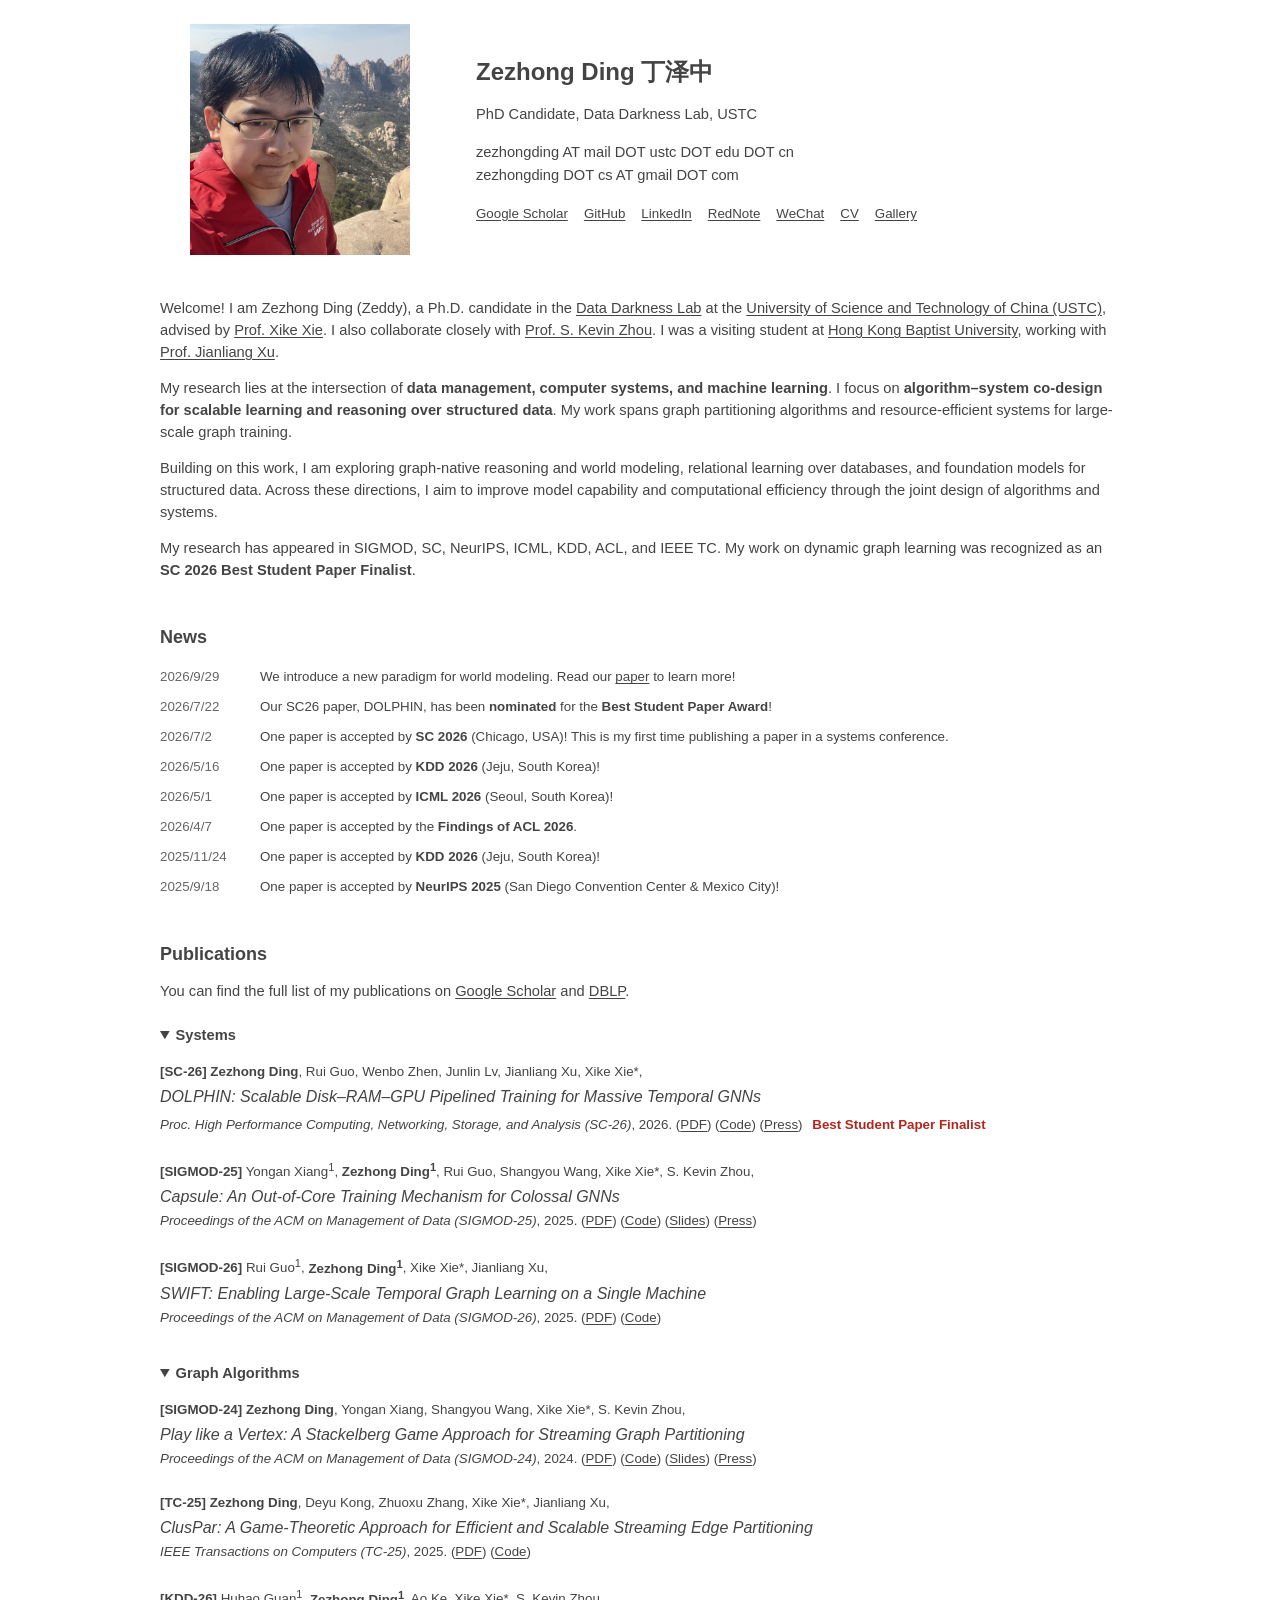
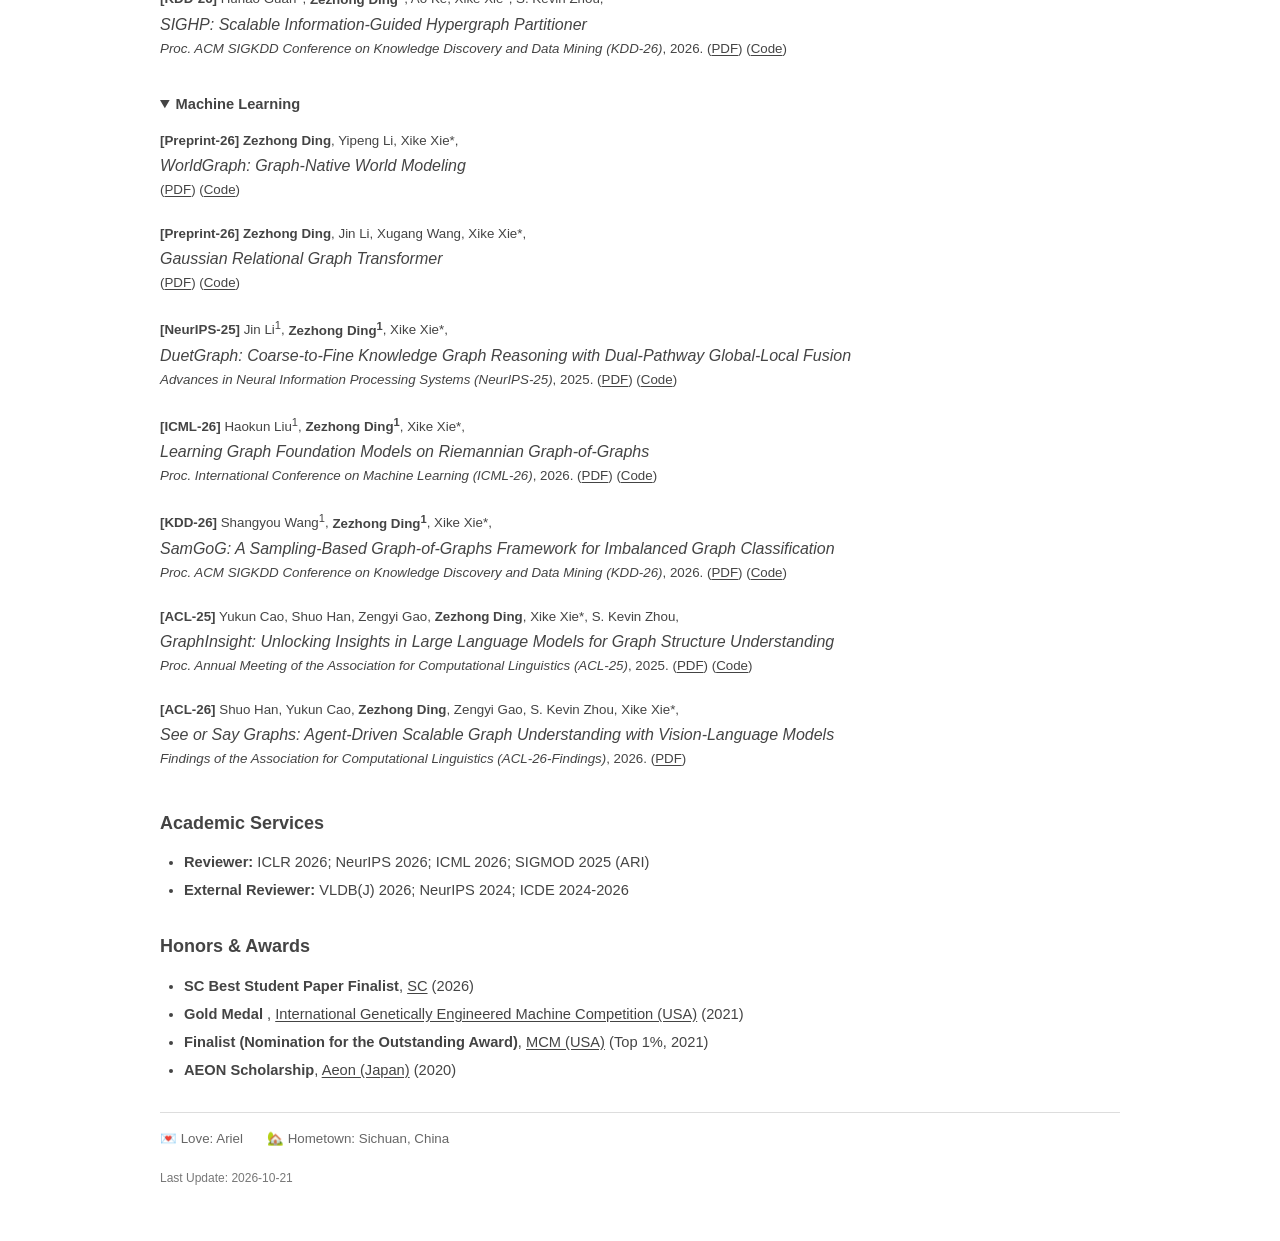
<file: index.html>
<!DOCTYPE html>
<html lang='en'>
<head>
	<link rel="icon" href="assets/ddl-icon-transparent.ico" type="image/x-icon">
	<meta http-equiv="Content-Type" content="text/html; charset=UTF-8" />
    <meta charset="utf-8">
    <meta http-equiv="X-UA-Compatible" content='IE=edge'>
    <meta name="viewport" content="width=device-width, initial-scale=1">
    <meta name="description" content="Zezhong @USTC">
    <meta name="author" content="Zezhong Ding">
    <script async src="https://www.googletagmanager.com/gtag/js?id=UA-114851970-1"></script>
    <script>
      window.dataLayer = window.dataLayer || [];
      function gtag(){dataLayer.push(arguments);}
      gtag('js', new Date());

      gtag('config', 'UA-114851970-1');
      gtag('config', 'UA-114851970-2');
    </script>
    <link rel="stylesheet" href="assets/home.css">
	<title>Zezhong Ding's Homepage</title>
</head>
<body>
	<div class="container">
		<main class="content">
			<header class="profile-header">
                <img class="profile-portrait" src="zezhongnew.jpg" width="200" height="210" alt="Zezhong Ding">
                <div class="profile-info">
                    <div class="profile-intro">
                        <h1 id="name">Zezhong Ding <span class="chinese-name">丁泽中</span></h1>
                        <p class="phd-title">PhD Candidate, Data Darkness Lab, USTC</p>
                    </div>
                    <p class="contact-info">
                        zezhongding AT mail DOT ustc DOT edu DOT cn<br>
                        zezhongding DOT cs AT gmail DOT com
                    </p>
                    <div class="profile-links"><a href="https://scholar.google.com/citations?hl=en&amp;user=k2P5VakAAAAJ">Google Scholar</a><a href="https://github.com/zezhongding">GitHub</a><a href="https://www.linkedin.com/in/zezhong-ding-a77b8432b/" target="_blank" rel="noopener">LinkedIn</a><a href="https://www.xiaohongshu.com/user/profile/5f223d3000000000010011a5" target="_blank" rel="noopener">RedNote</a><details class="wechat-contact"><summary>WeChat</summary><div class="wechat-panel"><button class="wechat-close" type="button" aria-label="Close WeChat QR code">×</button><img src="assets/wechat-qr.jpg" alt="Zezhong Ding's WeChat QR code" width="280" loading="lazy"><p>Scan to connect on WeChat</p><p>Please include your name, affiliation, and reason for connecting in your friend request.</p></div></details><a href="resume.pdf">CV</a><a href="photo.html">Gallery</a></div>
                </div>
            </header>
			<!-- <pnew class="highlight">My heart is in the research!</pnew>  -->
			<!-- 🏫 University of Science and Technology of China (USTC)<br>

			<a target="_blank" href="https://scholar.google.com/citations?hl=en&user=k2P5VakAAAAJ">Google Scholar</a>,
			<a target="_blank" href="https://github.com/zezhongding">Github</a>,
			<a target="_blank" href="resume.pdf">CV</a><br> -->


			<!-- <img src="./ustcblue.jpg" width="75" height="75" alt="picture"/>
			<img src="./DDLlogo.png" width="200" height="75" alt="picture"/> -->
			<hr>
			<!-- <h3><a>$ whoami</a></h3>   -->
			<p>
				Welcome! I am Zezhong Ding (Zeddy), a Ph.D. candidate in the
				<a href="ddl.html">Data Darkness Lab</a> at the
				<a href="https://www.ustc.edu.cn/" target="_blank" rel="noopener">University of Science and Technology of China (USTC)</a>,
				advised by <a href="http://staff.ustc.edu.cn/~xkxie/" target="_blank" rel="noopener">Prof. Xike Xie</a>.
				I also collaborate closely with <a href="https://scholar.google.com/citations?user=8eNm2GMAAAAJ&amp;hl=en" target="_blank" rel="noopener">Prof. S. Kevin Zhou</a>.
				I was a visiting student at
				<a href="https://www.hkbu.edu.hk/" target="_blank" rel="noopener">Hong Kong Baptist University</a>,
				working with <a href="https://www.comp.hkbu.edu.hk/~xujl/" target="_blank" rel="noopener">Prof. Jianliang Xu</a>.
			</p>

			<p>
				My research lies at the intersection of <strong>data management, computer systems, and machine learning</strong>.
				I focus on <strong>algorithm–system co-design for scalable learning and reasoning over structured data</strong>.
				My work spans graph partitioning algorithms and resource-efficient systems for large-scale graph training.
			</p>

			<p>
				Building on this work, I am exploring graph-native reasoning and world modeling, relational learning over databases,
				and foundation models for structured data. Across these directions, I aim to improve model capability and computational
				efficiency through the joint design of algorithms and systems.
			</p>

			<p>
				My research has appeared in SIGMOD, SC, NeurIPS, ICML, KDD, ACL, and IEEE TC.
				My work on dynamic graph learning was recognized as an <strong>SC 2026 Best Student Paper Finalist</strong>.
			</p>
			<!-- <p>  Zezhong (aka Zeddy) is a Ph.D. candidate in the <a target="ddl" href="ddl.html">Data Darkness Lab (DDL)</a>,
				<a target="_blank" href="https://www.ustc.edu.cn/">USTC</a>,
				supervised by <a target="_blank" href="http://staff.ustc.edu.cn/~xkxie/">Prof. Xike Xie</a>. He was a visiting student at the <a target="_blank" href="https://www.comp.hkbu.edu.hk/">Department of Computer Science, HKBU</a> working with <a target="_blank" href="https://www.comp.hkbu.edu.hk/~xujl/">Prof. Jianliang Xu</a>.
				He has published more than 10 peer-reviewed research papers in prestigious conferences and journals such as <a target="_blank" href="https://sigmod.org/">SIGMOD</a>, <a target="_blank" href="https://supercomputing.org/">SC</a>, <a target="_blank" href="https://neurips.cc/">NeurIPS</a>, <a target="_blank" href="https://icml.cc/">ICML</a>, <a target="_blank" href="https://www.kdd.org/">KDD</a>, <a target="_blank" href="https://aclanthology.org/venues/acl/">ACL</a>, and <a target="_blank" href="https://ieeexplore.ieee.org/xpl/RecentIssue.jsp?punumber=12">TC</a>. My research focuses on data management,  systems, and machine learning over big data.
			</p> -->
            <!-- <p>  Zezhong (aka Zeddy) is a Ph.D. candidate (successive master-doctor program since 2022) in the <a target="ddl" href="ddl.html">Data Darkness Lab (DDL)</a> at the <a target="_blank" href="https://saids.ustc.edu.cn/main.htm">School of Artificial Intelligence and Data Science</a>,
				<a target="_blank" href="https://www.ustc.edu.cn/">University of Science and Technology of China (USTC)</a>,
				supervised by <a target="_blank" href="http://staff.ustc.edu.cn/~xkxie/">Prof. Xike Xie</a>. He was a visiting student at the <a target="_blank" href="https://www.comp.hkbu.edu.hk/">Department of Computer Science, Hong Kong Baptist University</a>, from 2024 to 2025, working with <a target="_blank" href="https://www.comp.hkbu.edu.hk/~xujl/">Prof. Jianliang Xu</a>.
				 He received his B.Eng. (Hons) degree in Computer Science and Technology from <a target="_blank" href="https://www.ouc.edu.cn/">Ocean University of China</a> in 2022.
				He has published several research papers in prestigious conferences and journals such as <a target="_blank" href="https://sigmod.org/">SIGMOD</a>, <a target="_blank" href="https://supercomputing.org/">SC</a>, <a target="_blank" href="https://neurips.cc/">NeurIPS</a>, <a target="_blank" href="https://icml.cc/">ICML</a>, <a target="_blank" href="https://www.kdd.org/">KDD</a>, <a target="_blank" href="https://aclanthology.org/venues/acl/">ACL</a>, and <a target="_blank" href="https://ieeexplore.ieee.org/xpl/RecentIssue.jsp?punumber=12">TC</a>.
			</p> -->
            <!-- <p><strong><font>$ echo "📌Welcome to contact me for any discussion!</font></strong>😊"</p> -->
			<!-- <hr> -->
			<!-- ================== RESEARCH INTERESTS SECTION START ================== -->
			<!-- <h3><a name="research">Research Highlights</a></h3>
			<section class="research-section"> -->
				<!-- My research focuses on data management and computer systems over big data, in particular, big graphs. -->
				<!-- <br> -->
				<!-- <strong>Recent and current research projects and interests include: </strong><a href="research/relational_graph_learning.html">Relational Learning</a>, <a href="research/graph_foundation_models.html">World Models</a>, and <a href="research/graph_foundation_models.html">Foundation Models</a>. -->
							<!-- <li>
								🎯<strong><a href="research/relational_graph_learning.html">Relational Learning</a> & <a href="research/graph_foundation_models.html">World Models</a> & <a href="research/graph_foundation_models.html">Foundation Models</a></strong>
							</li>
							<li>🎯<strong><a href="research/graph_machine_learning_systems.html">Machine Learning Systems</a></strong>
							</li>
							<li>🎯<strong><a href="research/graph_machine_learning_systems.html">Others</a></strong>
							</li>
							<li>
								🎯<strong><a href="research/graph_transformers.html">Transformers</a> & <a href="research/imbalanced_graph_learning.html">Imbalanced Learning</a></strong>
							</li>
							<li>🎯<strong><a href="research/graph_partitioning.html">Partitioning Algorithms for Distributed Computing</a></strong>
							</li> -->
				<!-- <article class="research-category">
					<h4 class="research-category-toggle">📊 Graph Data Management</h4>
					<div class="research-content-panel">
						<ul>
							<li>🎯<strong>Graph/Hypergraph Partitioning</strong>: How to Partition Big Graphs/Hypergraphs?
								<ul>
									<li> Graph Partitioning: [<a href="https://dl.acm.org/doi/10.1145/3654965" target="_blank"><font color=#0aa0c0>S5P, <strong>SIGMOD-24</strong></font></a>], [<a href="https://doi.org/10.1109/TC.2024.3475568" target="_blank"><font color=#0aa0c0>ClusPar, <strong>TC-25</strong></font></a>]</li>
									<li> Hypergraph Partitioning: [<a href="https://dl.acm.org/doi/pdf/10.1145/3770854.3780266" target="_blank"><font color=#0aa0c0>SIGHP, <strong>SIGKDD-26</strong></font></a>]</li>
								</ul>
							</li>
						</ul>
					</div>
				</article>

				<article class="research-category">
					<h4 class="research-category-toggle">🤖 Machine Learning</h4>
					<div class="research-content-panel">
						<ul>
							<li>
								🎯<strong>Graph Machine Learning</strong>: How to Design Graph Machine Learning Models?
								<ul>
									<li>Graph Transformer: [<a href="https://arxiv.org/abs/2507.11229" target="_blank"><font color=#0aa0c0>DuetGraph, <strong>NeurIPS-25</strong></font></a>]</li>
									<li>Imbalanced Graph Learning: [<a href="https://www.arxiv.org/pdf/2507.13741" target="_blank"><font color=#0aa0c0>SamGoG, <strong>arXiv-25</strong></font></a>]</li>
								</ul>
							</li>
							<li>
								🎯<strong>LLMs</strong>: How to Enhance LLMs' Reasoning Ability?
								<ul>
								<li>LLM for Graph Understanding: [<a href="https://arxiv.org/abs/2409.03258" target="_blank"><font color=#0aa0c0>GraphInsight, <strong>ACL-25</strong></font></a>], [<a href="https://arxiv.org/pdf/2510.16769" target="_blank"><font color=#0aa0c0>GraphVista, <strong>ACL-26-Findings</strong></font></a>]</li>
								</ul>
							</li>
						</ul>
					</div>
				</article>

				<article class="research-category">
					<h4 class="research-category-toggle">💻 Computer Systems</h4>
					<div class="research-content-panel">
						<ul>
							<li>🎯<strong>Graph Training Systems</strong>: How to  Train Big Graphs?
								<ul>
									<li>Static Graph Training: [<a href="https://doi.org/10.1145/3709669" target="_blank"><font color=#0aa0c0>Capsule, <strong>SIGMOD-25</strong></font></a>]</li>
									<li>Dynamic Graph Training: [<a href="https://dl.acm.org/doi/10.1145/3749184" target="_blank"><font color=#0aa0c0>SWIFT, <strong>SIGMOD-26</strong></font></a>]</li>
								</ul>
							</li>
						</ul>
					</div>
				</article> -->

			<!-- ================== RESEARCH INTERESTS SECTION END ================== -->

			<hr>
			<h3 id="news">News</h3>
			<div class="news-box">
				<ul class="news-list">
					<li><span class="news-date">2026/9/29</span><span class="news-content">We introduce a new paradigm for world modeling. Read our <a href="https://arxiv.org/abs/2609.34159">paper</a> to learn more!</span></li>
					<li><span class="news-date">2026/7/22</span><span class="news-content">Our SC26 paper, DOLPHIN, has been <b>nominated</b> for the <b>Best Student Paper Award</b>!</span></li>
					<li><span class="news-date">2026/7/2</span><span class="news-content">One paper is accepted by <b>SC 2026</b> (Chicago, USA)! This is my first time publishing a paper in a systems conference.</span></li>
					<li><span class="news-date">2026/5/16</span><span class="news-content">One paper is accepted by <b>KDD 2026</b> (Jeju, South Korea)!</span></li>
					<li><span class="news-date">2026/5/1</span><span class="news-content">One paper is accepted by <b>ICML 2026</b> (Seoul, South Korea)!</span></li>
					<li><span class="news-date">2026/4/7</span><span class="news-content">One paper is accepted by the <b>Findings of ACL 2026</b>.</span></li>
					<li><span class="news-date">2025/11/24</span><span class="news-content">One paper is accepted by <b>KDD 2026</b> (Jeju, South Korea)!</span></li>
					<li><span class="news-date">2025/9/18</span><span class="news-content">One paper is accepted by <b>NeurIPS 2025</b> (San Diego Convention Center & Mexico City)!</span></li>
					<li><span class="news-date">2025/6/26</span><span class="news-content">I give an oral presentation at SIGMOD 2025 in Berlin, Germany!</span></li>
					<li><span class="news-date">2025/5/23</span><span class="news-content">One paper is accepted by <b>SIGMOD 2026</b> (Bengaluru, India)!</span></li>
					<li><span class="news-date">2025/5/16</span><span class="news-content">One paper is accepted by <b>ACL Main Conference 2025</b> (Vienna, Austria)!</span></li>
					<li><span class="news-date">2025/2/10</span><span class="news-content">I have completed my three-month visit at <a href="https://www.comp.hkbu.edu.hk/~db/" target="_blank">HKBU DB Group</a>! Best wishes for the HKBU DB Group!</span></li>
					<li><span class="news-date">2024/11/1</span><span class="news-content">One paper is accepted by <b>SIGMOD 2025</b>! Next station is Berlin, Germany!</span></li>
					<li><span class="news-date">2024/9/30</span><span class="news-content">One paper is accepted by <b>IEEE Transactions on Computers</b> (My first journal paper)!</span></li>
					<li><span class="news-date">2024/6/13</span><span class="news-content">I give my first conference talk on SIGMOD 2024 in Santiago, Chile!</span></li>
					<!-- <li><span class="news-date">2024/3/30</span><span class="news-content">Data Darkness Lab is recruiting graduate students, USTC! Inquiries Welcome!</span></li> -->
					<li><span class="news-date">2024/2/23</span><span class="news-content">One paper is accepted by <b>SIGMOD 2024</b> (My first conference paper)! Looking forward to the conference in Santiago, Chile!</span></li>
				</ul>
			</div>
			<hr>

			<h3 id="pub">Publications</h3>
				You can find the full list of my publications on <a href="https://scholar.google.com/citations?hl=en&amp;user=k2P5VakAAAAJ">Google Scholar</a> and <a href="https://dblp.org/pid/371/4832-1.html" target="_blank" rel="noopener">DBLP</a>.
				<details class="pub-group" open>
  <summary>Systems</summary>
  <ul class="pub">
    <li class="MsoNormal">
      <strong><font color="#0aa0c0">[SC-26]</font></strong>
      <strong><u>Zezhong Ding</u></strong>, Rui Guo, Wenbo Zhen, Junlin Lv, Jianliang Xu, Xike Xie*,
      <b>DOLPHIN: Scalable Disk–RAM–GPU Pipelined Training for Massive Temporal GNNs</b>
      <i>Proc. High Performance Computing, Networking, Storage, and Analysis (SC-26)</i>, 2026.
      (<a href="#" onclick="alert('The PDF will be released soon.'); return false;">PDF</a>)
      (<a href="#" onclick="alert('The code will be released soon.'); return false;">Code</a>)
      (<a href="https://sc26.supercomputing.org/2026/08/announcing-best-paper-and-best-student-paper-finalists/" target="_blank">Press</a>)
      <span class="award">Best Student Paper Finalist</span>
    </li>

    <li class="MsoNormal">
      <strong><font color="#0aa0c0">[SIGMOD-25]</font></strong>
      Yongan Xiang<sup>1</sup>, <strong><u>Zezhong Ding</u><sup>1</sup></strong>, Rui Guo, Shangyou Wang, Xike Xie*, S. Kevin Zhou,
      <b>Capsule: An Out-of-Core Training Mechanism for Colossal GNNs</b>
      <i>Proceedings of the ACM on Management of Data (SIGMOD-25)</i>, 2025.
      (<a href="https://doi.org/10.1145/3709669" target="_blank">PDF</a>)
      (<a href="https://github.com/USTC-DataDarknessLab/Capsule" target="_blank">Code</a>)
      (<a href="./slides/SIGMOD-Research-16_Capsule.pdf" target="_blank">Slides</a>)
      (<a href="https://news.ustc.edu.cn/info/1055/90608.htm" target="_blank">Press</a>)
    </li>

    <li class="MsoNormal">
      <strong><font color="#0aa0c0">[SIGMOD-26]</font></strong>
      Rui Guo<sup>1</sup>, <strong><u>Zezhong Ding</u><sup>1</sup></strong>, Xike Xie*, Jianliang Xu,
      <b>SWIFT: Enabling Large-Scale Temporal Graph Learning on a Single Machine</b>
      <i>Proceedings of the ACM on Management of Data (SIGMOD-26)</i>, 2025.
      (<a href="https://dl.acm.org/doi/10.1145/3749184" target="_blank">PDF</a>)
      (<a href="https://github.com/USTC-DataDarknessLab/SWIFT" target="_blank">Code</a>)
    </li>
  </ul>
</details>

<details class="pub-group" open>
  <summary>Graph Algorithms</summary>
  <ul class="pub">
    <li class="MsoNormal">
      <strong><font color="#0aa0c0">[SIGMOD-24]</font></strong>
      <strong><u>Zezhong Ding</u></strong>, Yongan Xiang, Shangyou Wang, Xike Xie*, S. Kevin Zhou,
      <b>Play like a Vertex: A Stackelberg Game Approach for Streaming Graph Partitioning</b>
      <i>Proceedings of the ACM on Management of Data (SIGMOD-24)</i>, 2024.
      (<a href="https://dl.acm.org/doi/10.1145/3654965" target="_blank">PDF</a>)
      (<a href="https://github.com/USTC-DataDarknessLab/S5P" target="_blank">Code</a>)
      (<a href="./slides/R31-P4-Ding-1.pdf" target="_blank">Slides</a>)
      (<a href="https://sz.ustc.edu.cn/xwgg_show/1485.html" target="_blank">Press</a>)
    </li>

    <li class="MsoNormal">
      <strong><font color="#0aa0c0">[TC-25]</font></strong>
      <strong><u>Zezhong Ding</u></strong>, Deyu Kong, Zhuoxu Zhang, Xike Xie*, Jianliang Xu,
      <b>ClusPar: A Game-Theoretic Approach for Efficient and Scalable Streaming Edge Partitioning</b>
      <i>IEEE Transactions on Computers (TC-25)</i>, 2025.
      (<a href="https://doi.org/10.1109/TC.2024.3475568" target="_blank">PDF</a>)
      (<a href="https://github.com/USTC-DataDarknessLab/GraphPartitioning" target="_blank">Code</a>)
    </li>

    <li class="MsoNormal">
      <strong><font color="#0aa0c0">[KDD-26]</font></strong>
      Huhao Guan<sup>1</sup>, <strong><u>Zezhong Ding</u><sup>1</sup></strong>, Ao Ke, Xike Xie*, S. Kevin Zhou,
      <b>SIGHP: Scalable Information-Guided Hypergraph Partitioner</b>
      <i>Proc. ACM SIGKDD Conference on Knowledge Discovery and Data Mining (KDD-26)</i>, 2026.
      (<a href="https://dl.acm.org/doi/pdf/10.1145/3770854.3780266" target="_blank">PDF</a>)
      (<a href="https://doi.org/10.5281/zenodo.18050766" target="_blank">Code</a>)
    </li>
  </ul>
</details>

<details class="pub-group" open>
  <summary>Machine Learning</summary>
  <ul class="pub">
	<li class=MsoNormal><strong><font color=#0aa0c0>[Preprint-26]</font></strong> <strong><u>Zezhong Ding</u></strong>, Yipeng Li, Xike Xie*,
                <b>WorldGraph: Graph-Native World Modeling</b>
                (<a href="https://arxiv.org/abs/2609.34159" target="_blank">PDF</a>) (<a href="https://github.com/USTC-DataDarknessLab/Graph-Native_World_Modeling"  target="_blank">Code</a>)
	</li>
	<li class=MsoNormal><strong><font color=#0aa0c0>[Preprint-26]</font></strong> <strong><u>Zezhong Ding</u></strong>, Jin Li, Xugang Wang, Xike Xie*,
                <b>Gaussian Relational Graph Transformer</b>
                (<a href="https://arxiv.org/abs/2605.15575" target="_blank">PDF</a>) (<a href="https://github.com/USTC-DataDarknessLab/GelGT" target="_blank">Code</a>)
	</li>
    <li class="MsoNormal">
      <strong><font color="#0aa0c0">[NeurIPS-25]</font></strong>
      Jin Li<sup>1</sup>, <strong><u>Zezhong Ding</u><sup>1</sup></strong>, Xike Xie*,
      <b>DuetGraph: Coarse-to-Fine Knowledge Graph Reasoning with Dual-Pathway Global-Local Fusion</b>
      <i>Advances in Neural Information Processing Systems (NeurIPS-25)</i>, 2025.
      (<a href="https://arxiv.org/abs/2507.11229" target="_blank">PDF</a>)
      (<a href="https://github.com/USTC-DataDarknessLab/DuetGraph.git" target="_blank">Code</a>)
    </li>

    <li class="MsoNormal">
      <strong><font color="#0aa0c0">[ICML-26]</font></strong>
      Haokun Liu<sup>1</sup>, <strong><u>Zezhong Ding</u><sup>1</sup></strong>, Xike Xie*,
      <b>Learning Graph Foundation Models on Riemannian Graph-of-Graphs</b>
      <i>Proc. International Conference on Machine Learning (ICML-26)</i>, 2026.
      (<a href="https://arxiv.org/pdf/2605.09993" target="_blank">PDF</a>)
      (<a href="https://github.com/USTC-DataDarknessLab/R-GFM" target="_blank">Code</a>)
    </li>

    <li class="MsoNormal">
      <strong><font color="#0aa0c0">[KDD-26]</font></strong>
      Shangyou Wang<sup>1</sup>, <strong><u>Zezhong Ding</u><sup>1</sup></strong>, Xike Xie*,
      <b>SamGoG: A Sampling-Based Graph-of-Graphs Framework for Imbalanced Graph Classification</b>
      <i>Proc. ACM SIGKDD Conference on Knowledge Discovery and Data Mining (KDD-26)</i>, 2026.
      (<a href="https://www.arxiv.org/pdf/2507.13741" target="_blank">PDF</a>)
      (<a href="https://doi.org/10.5281/zenodo.20416232" target="_blank">Code</a>)
    </li>

    <li class="MsoNormal">
      <strong><font color="#0aa0c0">[ACL-25]</font></strong>
      Yukun Cao, Shuo Han, Zengyi Gao, <strong><u>Zezhong Ding</u></strong>, Xike Xie*, S. Kevin Zhou,
      <b>GraphInsight: Unlocking Insights in Large Language Models for Graph Structure Understanding</b>
      <i>Proc. Annual Meeting of the Association for Computational Linguistics (ACL-25)</i>, 2025.
      (<a href="https://arxiv.org/abs/2409.03258" target="_blank">PDF</a>)
      (<a href="https://github.com/shuohanai/GraphInsight" target="_blank">Code</a>)
    </li>
	<li class="MsoNormal"><strong><font color="#0aa0c0">[ACL-26]</font></strong> Shuo Han, Yukun Cao, <strong><u>Zezhong Ding</u></strong>, Zengyi Gao, S. Kevin Zhou, Xike Xie*, <b>See or Say Graphs: Agent-Driven Scalable Graph Understanding with Vision-Language Models</b> <i>Findings of the Association for Computational Linguistics (ACL-26-Findings)</i>, 2026.
                (<a href="https://arxiv.org/pdf/2510.16769" target="_blank">PDF</a>)</li>
  </ul>
</details>
            <!-- <ul class='pub'>
				<li class=MsoNormal><strong><font color=#0aa0c0>[SC-26]</font></strong> <strong><u>Zezhong Ding</u></strong>, Rui Guo, Wenbo Zhen, Junlin Lv, Jianliang Xu, Xike Xie*,
                <b>DOLPHIN: Scalable Disk–RAM–GPU Pipelined Training for Massive Temporal GNNs</b> <i>Proc. High Performance Computing, Networking, Storage, and Analysis (SC-26)</i>, 2026. (<a href="#" onclick="alert('The PDF will be released soon.'); return false;" target="_blank">PDF</a>)(<a href="#" onclick="alert('The code will be released soon.'); return false;" target="_blank">Code</a>)(<a href="https://sc26.supercomputing.org/2026/08/announcing-best-paper-and-best-student-paper-finalists/" target="_blank">Press</a>) <span class="award">Best Student Paper Finalist</span></li>
				<li class=MsoNormal><strong><font color=#0aa0c0>[SIGMOD-24] </font></strong><strong><u>Zezhong Ding</u></strong>, Yongan Xiang, Shangyou Wang, Xike Xie*, S. Kevin Zhou, <b>Play like a Vertex: A Stackelberg Game Approach for Streaming Graph Partitioning</b> <i>Proceedings of the ACM on Management of Data (SIGMOD-24)</i>, 2024. (<a href="https://dl.acm.org/doi/10.1145/3654965" target="_blank">PDF</a>)(<a href="https://github.com/USTC-DataDarknessLab/S5P" target="_blank">Code</a>)(<a href="./slides/R31-P4-Ding-1.pdf" target="_blank">Slides</a>)(<a href="https://sz.ustc.edu.cn/xwgg_show/1485.html" target="_blank">Press</a>)</li>
				<li class=MsoNormal><strong><font color=#0aa0c0>[SIGMOD-25] </font></strong>Yongan Xiang<sup>1</sup>, <strong><u>Zezhong Ding</u><sup>1</sup></strong>, Rui Guo, Shangyou Wang, Xike Xie*, S. Kevin Zhou, <b> Capsule: An Out-of-Core Training Mechanism for Colossal GNNs</b> <i>Proceedings of the ACM on Management of Data (SIGMOD-25)</i>, 2025. (<a href="https://doi.org/10.1145/3709669" target="_blank">PDF</a>)(<a href="https://github.com/USTC-DataDarknessLab/Capsule" target="_blank">Code</a>)(<a href="./slides/SIGMOD-Research-16_Capsule.pdf" target="_blank">Slides</a>)(<a href="https://news.ustc.edu.cn/info/1055/90608.htm" target="_blank">Press</a>)</li>
				<li class=MsoNormal><strong><font color=#0aa0c0>[SIGMOD-26] </font></strong>Rui Guo<sup>1</sup>, <strong><u>Zezhong Ding</u><sup>1</sup></strong>, Xike Xie*, Jianliang Xu, <b> SWIFT: Enabling Large-Scale Temporal Graph Learning on a Single Machine</b> <i>Proceedings of the ACM on Management of Data (SIGMOD-26)</i>, 2025. (<a href="https://dl.acm.org/doi/10.1145/3749184"  target="_blank">PDF</a>)(<a href="https://github.com/USTC-DataDarknessLab/SWIFT" target="_blank">Code</a>)</li>
				<li class=MsoNormal><strong><font color=#0aa0c0>[TC-25]</font></strong> <strong><u>Zezhong Ding</u></strong>, Deyu Kong, Zhuoxu Zhang, Xike Xie*, Jianliang Xu, <b>ClusPar: A Game-Theoretic Approach for Efficient and Scalable Streaming Edge Partitioning</b> <i>IEEE Transactions on Computers (TC-25)</i>, 2025. (<a href="https://doi.org/10.1109/TC.2024.3475568" target="_blank">PDF</a>)(<a href="https://github.com/USTC-DataDarknessLab/GraphPartitioning" target="_blank">Code</a>)</li>
				<li class=MsoNormal><strong><font color=#0aa0c0>[NeurIPS-25]</font> </strong>Jin Li<sup>1</sup>, <strong><u>Zezhong Ding</u><sup>1</sup></strong>, Xike Xie*, <b>DuetGraph: Coarse-to-Fine Knowledge Graph
Reasoning with Dual-Pathway Global-Local Fusion</b> <i>Advances in Neural Information Processing Systems (NeurIPS-25)</i>, 2025. (<a href="https://arxiv.org/abs/2507.11229" target="_blank">PDF</a>)(<a href="https://github.com/USTC-DataDarknessLab/DuetGraph.git" target="_blank">Code</a>)</li>
				<li class=MsoNormal><strong><font color=#0aa0c0>[ICML-26] </font></strong>Haokun Liu<sup>1</sup>, <strong><u>Zezhong Ding</u><sup>1</sup></strong>, Xike Xie*, <b>Learning Graph Foundation Models on Riemannian Graph-of-Graphs</b> <i>Proc. International Conference on Machine Learning (ICML-26)</i>, 2026. (<a href="https://arxiv.org/pdf/2605.09993" target="_blank">PDF</a>)(<a href="https://github.com/USTC-DataDarknessLab/R-GFM" target="_blank">Code</a>)
				<li class=MsoNormal><strong><font color=#0aa0c0>[KDD-26]</font></strong> Shangyou Wang<sup>1</sup>, <strong><u>Zezhong Ding</u><sup>1</sup></strong>, Xike Xie*,
                <b>SamGoG: A Sampling-Based Graph-of-Graphs
 Framework for Imbalanced Graph Classification</b> <i>Proc. ACM SIGKDD Conference on Knowledge Discovery and Data Mining (KDD-26)</i>, 2026. (<a href="https://www.arxiv.org/pdf/2507.13741" target="_blank">PDF</a>)(<a href="https://doi.org/10.5281/zenodo.20416232" target="_blank">Code</a>)

					<!-- (<a href="xxxx"  target="_blank">PDF</a>)(<a href="xxxx" target="_blank">Code</a>)</li> -->
				<!-- <li class=MsoNormal><strong><font color=#0aa0c0>[KDD-26] </font></strong>Huhao Guan<sup>1</sup>, <strong><u>Zezhong Ding</u><sup>1</sup></strong>, Ao Ke, Xike Xie*, S. Kevin Zhou, <b>SIGHP: Scalable Information-Guided Hypergraph Partitioner</b> <i>Proc. ACM SIGKDD Conference on Knowledge Discovery and Data Mining (KDD-26)</i>, 2026. (<a href="https://dl.acm.org/doi/pdf/10.1145/3770854.3780266"  target="_blank">PDF</a>)(<a href="https://doi.org/10.5281/zenodo.18050766" target="_blank">Code</a>)</li> -->

				<!-- <li class=MsoNormal><strong><font color=#0aa0c0>[arXiv-26]</font></strong> <strong><u>Zezhong Ding</u></strong>, Jin Li, Xugang Wang, Xike Xie*,
                <b>Gaussian Relational Graph Transformer</b>.
                (<a href="https://arxiv.org/abs/2605.15575" target="_blank">PDF</a>)(<a href="#" onclick="alert('The code will be released soon.'); return false;" target="_blank">Code</a>) -->
				<!-- <li class=MsoNormal><strong><font color=#0aa0c0>[ACL-25] </font></strong>Yukun Cao, Shuo Han, Zengyi Gao, <strong><u>Zezhong Ding</u></strong>, Xike Xie*, S. Kevin Zhou, <b> GraphInsight: Unlocking Insights in Large Language Models for Graph Structure Understanding</b> <i>Proc. Annual Meeting of the Association for Computational Linguistics (ACL-25)</i>, 2025. (<a href="https://arxiv.org/abs/2409.03258" target="_blank">PDF</a>)(<a href="https://github.com/shuohanai/GraphInsight" target="_blank">Code</a>) -->



			<hr>



			<!-- <h3><a name="talks">$ head talks</a></h3>
			<ul class="talks-list">
				<li>
					<span class="talk-title">"Capsule: An Out-of-Core Training Mechanism for Colossal GNNs",</span>
					<span class="talk-meta">
						<span class="talk-type">Oral Presentation,</span>
						<span class="talk-badge">SIGMOD 2025, Berlin, Germany, June. 26, 2025.</span>
						<a class="talk-slides" href="./slides/SIGMOD-Research-16_Capsule.pdf" target="_blank">Slides</a>
					</span>
				</li>
				<li>
					<span class="talk-title">"Play like a Vertex: A Stackelberg Game Approach for Streaming Graph Partitioning",</span>
					<span class="talk-meta">
						<span class="talk-type">Oral Presentation,</span>
						<span class="talk-badge">SIGMOD 2024, Santiago, Chile, June. 13, 2024.</span>
						<a class="talk-slides" href="./slides/R31-P4-Ding-1.pdf" target="_blank">Slides</a>
					</span>
				</li>
			</ul>
			<hr> -->

			<h3 id="services">Academic Services</h3>
			<ul>
				<li>
			<strong>Reviewer:</strong>
			ICLR 2026; NeurIPS 2026; ICML 2026; SIGMOD 2025 (ARI)
			</li>
			<li><strong>External Reviewer:</strong>
			VLDB(J) 2026; NeurIPS 2024; ICDE 2024-2026</li>
			</ul>
			<hr>

			<h3 id="awards">Honors & Awards</h3>
			<ul>
				<li><strong>SC Best Student Paper Finalist</strong>, <a href="https://sc26.supercomputing.org/" target="_blank">SC</a> (2026)</li>
				<li><strong>Gold Medal </strong>, <a href="https://igem.org/" target="_blank">International Genetically Engineered Machine Competition (USA)</a> (2021)</li>
				<li><strong>Finalist (Nomination for the Outstanding Award)</strong>, <a href="https://www.comap.com/contests/mcm-icm" target="_blank">MCM (USA)</a> (Top 1%, 2021)</li>
				<li><strong>AEON Scholarship</strong>, <a href="https://en.wikipedia.org/wiki/Aeon_(company)" target="_blank">Aeon (Japan)</a> (2020)</li>
			</ul>
			<hr>

			<!-- <h3><a name="TE">Teaching Experiences</a></h3>
			<ul>

					<strong>Undergraduate Teaching Assistant in OUC (2020-2021):</strong><br>
					<li>
					<strong>Core CS Courses:</strong> Data Structures and Algorithms, Introduction to Computer Systems, Computer Network, Object-Oriented Programming, High-level Programming Language, and Numerical Analysis
				</li>
			</ul> -->
			<!-- <hr>	 -->


			<!-- <h3><a name="hobbies">$ cat misc</a></h3>
			<ul>
			<li>Coding ⭐, Basketball🏀, Soccer ⚽️, Moive 🎬, Snooker 🎱, Swimming 🏊</li>
			</ul>
			<hr> -->
			<p class="personal-info">
                <span id="love">💌 Love: Ariel</span>
                <span id="hometown">🏡 Hometown: Sichuan, China</span>
            </p>

			<!-- <script type='text/javascript' id='clustrmaps' src='//cdn.clustrmaps.com/map_v2.js?cl=dadde0&w=650&t=tt&d=20t_lXrDFSf72eHa6OB-NdeLaG36VdFUrzeiCc9hXhs&co=113465&ct=b7b7b7'></script> -->

			<!-- <div style="padding-bottom: 200px;"></div>  -->
			<!-- Add space at the bottom -->
			<!-- New: Last Update Section -->
            <p style="font-size: 12px; color: #777; text-align: left; margin-top: 20px;">Last Update: 2026-10-21</p>
		</main>
	</div>


<script>
    const wechatContact = document.querySelector('.wechat-contact');
    if (wechatContact) {
        const wechatToggle = wechatContact.querySelector('summary');
        const closeWechat = () => {
            wechatContact.open = false;
            wechatToggle.focus();
        };
        wechatContact.querySelector('.wechat-close').addEventListener('click', closeWechat);
        document.addEventListener('click', (event) => {
            if (wechatContact.open && !wechatContact.contains(event.target)) {
                wechatContact.open = false;
            }
        });
        document.addEventListener('keydown', (event) => {
            if (event.key === 'Escape' && wechatContact.open) {
                closeWechat();
            }
        });
    }
</script>
</body>
</html>
</file>
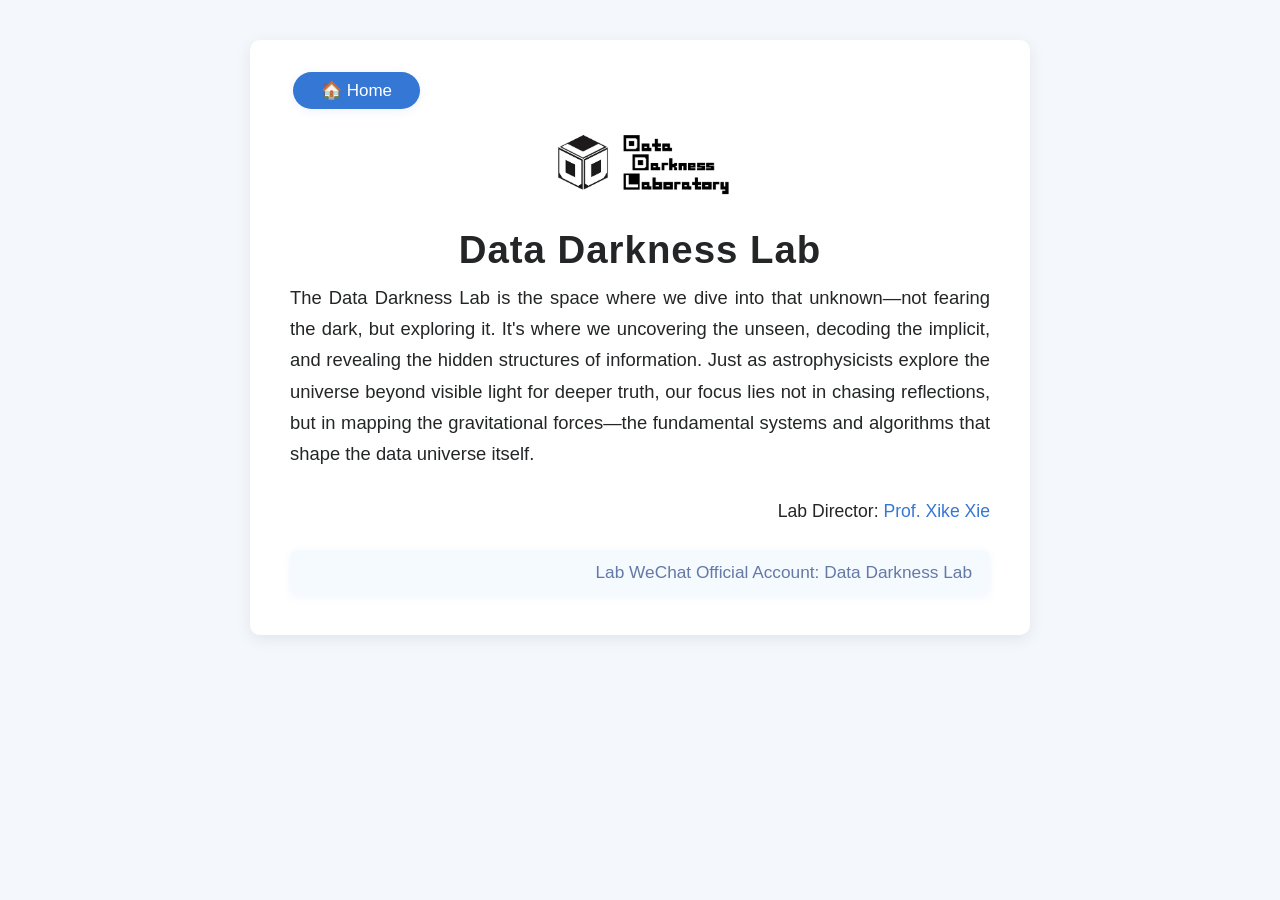
<file: ddl.html>
<!DOCTYPE html>
<html lang="en">
<head>
    <meta charset="UTF-8">
    <title>Data Darkness Lab</title>
    <style>
        body {
            font-family: Arial, sans-serif;
            background: #f4f7fb; /* 白色背景 */
            color: #232526;
            margin: 0;
            padding: 0;
        }
        .container {
            max-width: 700px;
            margin: 40px auto;
            background: #fff;
            border-radius: 10px;
            box-shadow: 0 4px 16px rgba(0,0,0,0.08);
            padding: 32px 40px 40px 40px;
        }
        .logo {
            display: block;
            margin: 0 auto 24px auto;
        }
        h1 {
            text-align: center;
            font-size: 2.4em;
            margin-bottom: 10px;
            letter-spacing: 1px;
        }
        .intro {
            font-size: 1.15em;
            line-height: 1.7;
            margin-bottom: 32px;
            text-align: justify;
        }
        .leader {
            margin-top: 24px;
            font-size: 1.1em;
            text-align: right;
        }
        .leader a {
            color: #3477D5;
            text-decoration: none;
        }
        .leader a:hover {
            text-decoration: underline;
        }
        .wechat {
            margin-top: 28px;
            font-size: 1.08em;
            text-align: right;
            color: #6579a7;
            background: #f5faff;
            border-radius: 8px;
            padding: 12px 18px;
            box-shadow: 0 2px 8px rgba(52,119,213,0.07);
            max-width: 700px;
            margin-left: auto;
            margin-right: auto;
        }
        .home-btn {
            display: inline-block;
            margin-bottom: 18px;
            margin-left: 3px;
            padding: 8px 28px;
            background-color: #3477D5;
            color: #fff;
            border: none;
            border-radius: 24px;
            font-size: 17px;
            font-family: inherit;
            cursor: pointer;
            text-decoration: none;
            transition: background 0.2s, transform 0.2s;
            box-shadow: 0 2px 10px rgba(20,80,180,0.08);
        }
        .home-btn:hover {
            background-color: #225397;
            transform: translateY(-2px) scale(1.04);
        }
        @media (max-width: 800px) {
            .container {
                max-width: 98vw;
                padding: 18px 8vw 24px 8vw;
            }
            .logo {
                width: 140px !important;
                height: auto !important;
            }
            h1 {
                font-size: 1.5em;
            }
            .intro, .leader, .wechat {
                font-size: 1em;
            }
        }
    </style>
</head>
<body>
    <div class="container">
        <a href="index.html" class="home-btn">🏠 Home</a>
        <img src="./DDLlogo.png" width="200" height="75" alt="picture" class="logo"/>
        <h1>Data Darkness Lab</h1>
        <div class="intro">
            The Data Darkness Lab is the space where we dive into that unknown—not fearing the dark, but exploring it. It's where we uncovering the unseen, decoding the implicit, and revealing the hidden structures of information. Just as astrophysicists explore the universe beyond visible light for deeper truth, our focus lies not in chasing reflections, but in mapping the gravitational forces—the fundamental systems and algorithms that shape the data universe itself.
        </div>
        <div class="leader">
            Lab Director: 
            <a href="http://staff.ustc.edu.cn/~xkxie/index-en.html" target="_blank">Prof. Xike Xie</a>
        </div>
        <div class="wechat">
            Lab WeChat Official Account: Data Darkness Lab
        </div>
    </div>
</body>
</html>
</file>
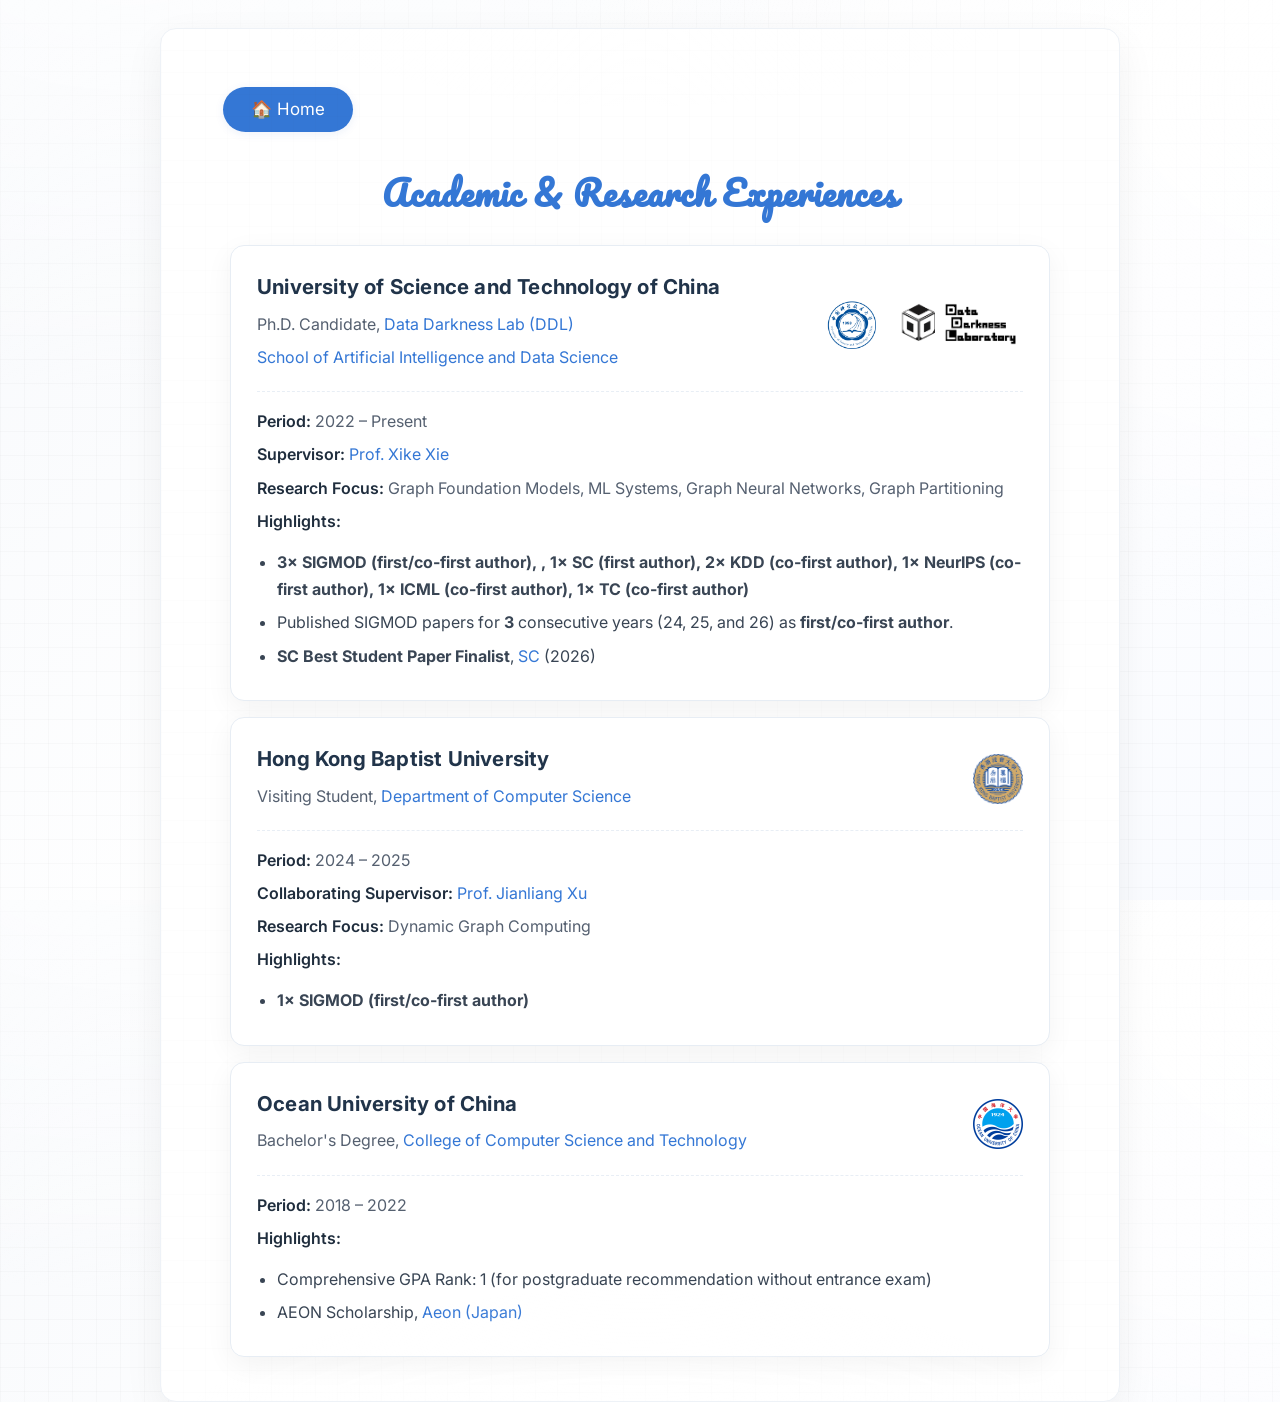
<file: experience.html>
<!DOCTYPE html>
<html lang="en">
<head>
    <meta charset="UTF-8" />
    <title>Academic & Research Profile</title>

    <link rel="preconnect" href="https://fonts.googleapis.com" />
    <link rel="preconnect" href="https://fonts.gstatic.com" crossorigin />
    <link href="https://fonts.googleapis.com/css2?family=Inter:wght@400;500;600;700&display=swap" rel="stylesheet" />
    <link href="https://fonts.googleapis.com/css2?family=Pacifico&display=swap" rel="stylesheet">
    <style>
        :root {
            --bg1: #f7f9fc;
            --bg2: #ffffff;
            --grid: rgba(0,0,0,0.02);
            --text: #2b2f36;
            --muted: #556070;
            --title: #1a253c;
            --brand: #3477d5;
            --brand-dark: #225397;
            --card-border: #e7edf4;
            --card-shadow: rgba(0, 0, 0, 0.05);
        }

        * { box-sizing: border-box; }
        html, body { height: 100%; }

        /* 页面整体背景（淡淡的布面感） */
        body {
            font-family: 'Inter', system-ui, -apple-system, 'Segoe UI', 'Helvetica Neue', Arial, sans-serif;
            font-size: 16px;
            line-height: 1.7;
            color: var(--text);
            margin: 0;
            padding: 28px;
            background:
                radial-gradient(1200px 800px at 10% -10%, rgba(255,255,255,0.80), transparent 60%),
                radial-gradient(1400px 900px at 110% 10%, rgba(255,255,255,0.75), transparent 60%),
                linear-gradient(0deg, var(--grid) 1px, transparent 1px) 0 0/24px 24px,
                linear-gradient(90deg, var(--grid) 1px, transparent 1px) 0 0/24px 24px,
                linear-gradient(135deg, var(--bg1) 0%, var(--bg2) 55%, #f9fbff 100%);
        }

        .container {
            max-width: 960px;
            margin: 0 auto;
        }

        /* 外层白布容器 */
        .sheet {
            background: #fff;
            border-radius: 16px;
            border: 1px solid #eef2f7;
            box-shadow: 0 14px 40px rgba(16, 24, 40, 0.06);
            padding: 18px 20px 24px;
            position: relative;
            overflow: hidden; /* 防止伪元素外溢 */
        }
        .sheet::before,
        .sheet::after {
            content: "";
            position: absolute;
            inset: 0;
            pointer-events: none;
        }
        .sheet::before {
            background:
                linear-gradient(0deg, rgba(0,0,0,0.02) 1px, transparent 1px) 0 0/22px 22px,
                linear-gradient(90deg, rgba(0,0,0,0.015) 1px, transparent 1px) 0 0/22px 22px;
            mix-blend-mode: multiply;
            opacity: 0.35;
        }
        .sheet::after {
            background:
                radial-gradient(800px 360px at 50% -10%, rgba(255,255,255,0.8), transparent 60%),
                radial-gradient(900px 420px at 50% 110%, rgba(255,255,255,0.7), transparent 60%);
            opacity: 0.9;
        }
/* 顶部 container2 仅用于 Home + 标题，保持现状 */
/* 去掉白底与阴影，仅保留布局和间距 */
.container2 {
    width: 840px;
    max-width: 100%;
    margin: 40px auto 24px auto;  /* 与卡片区域的间距 */
    padding: 0;                   /* 背景去除后，可把内边距交给 sheet-header 或标题自身控制 */
    background: transparent;      /* 关键：无背景 */
    border-radius: 0;             /* 关键：无圆角 */
    box-shadow: none;             /* 关键：无阴影 */
    border: none;                 /* 若之前有边框，去掉 */
}

/* 新增：卡片区域的窄列容器，让卡片别太宽 */
.cards-wrap {
    max-width: 860px;              /* 控制卡片总宽度（可在 720–860 之间微调） */
    margin: 0 auto 8px auto;       /* 居中 */
    padding: 0 16px;               /* 两侧留白，避免贴边 */
}

/* 卡片自身微调节奏 */
.card {
    margin: 18px auto;             /* 上下间距略增，居中 */
}

/* 让 HKBU/OUC logo 不会拉伸布局，保持视觉 */
.institution-logo {
    max-height: 46px;              /* 稍微减小一点 */
}

/* 白布内边距保持 */
.sheet {
    padding: 18px 20px 28px;
}

/* 小屏响应式：卡片区域放宽为满宽，同时保留最小左右留白 */
@media (max-width: 860px) {
    .cards-wrap {
        max-width: 100%;
        padding: 0 10px;
    }
/* 去掉白底与阴影，仅保留布局和间距 */
.container2 {
    width: 840px;
    max-width: 100%;
    margin: 40px auto 24px auto;  /* 与卡片区域的间距 */
    padding: 0;                   /* 背景去除后，可把内边距交给 sheet-header 或标题自身控制 */
    background: transparent;      /* 关键：无背景 */
    border-radius: 0;             /* 关键：无圆角 */
    box-shadow: none;             /* 关键：无阴影 */
    border: none;                 /* 若之前有边框，去掉 */
}
    .institution-logo {
        max-height: 42px;
    }
}
        /* 使 Home 与 DDL 页面一致的高度与样式 */
        .home-btn {
            display: inline-block;
            margin-bottom: 18px;     /* 与你提供的参考一致 */
            margin-left: 3px;        /* 如需与容器齐左，可改为 0 */
            padding: 8px 28px;       /* 高度由 padding 控制：与参考一致 */
            background-color: #3477D5;
            color: #fff;
            border: none;
            border-radius: 24px;     /* 同参考，胶囊形 */
            font-size: 17px;         /* 同参考 */
            font-family: inherit;
            cursor: pointer;
            text-decoration: none;
            transition: background 0.2s, transform 0.2s;
            box-shadow: 0 2px 10px rgba(20,80,180,0.08);
        }
        .home-btn:hover {
            background-color: #225397;
            transform: translateY(-2px) scale(1.04);
        }
        .home-btn:focus-visible {
            outline: 3px solid rgba(52, 119, 213, 0.35);
            outline-offset: 2px;
        }

        h1 {
            color: #3477D5;
            text-align: center;
            font-family: 'Pacifico', cursive;
            font-size: 2.1em;
            margin-top: 14px;
            margin-bottom: 0;
            letter-spacing: 1px;
        }

        .card {
            background-color: #ffffff;
            border-radius: 14px;
            border: 1px solid var(--card-border);
            box-shadow: 0 8px 28px var(--card-shadow);
            padding: 24px 26px;
            margin: 16px 4px; /* 与白布内边距协调 */
            transition: transform 0.18s ease, box-shadow 0.18s ease, border-color 0.18s ease;
            position: relative;
            z-index: 0;
        }
        .card:hover {
            transform: translateY(-3px);
            box-shadow: 0 14px 34px rgba(0, 0, 0, 0.08);
            border-color: #dbe6f2;
        }

        .card-header {
            display: flex;
            justify-content: space-between;
            align-items: center;
            gap: 18px;
            padding-bottom: 14px;
            margin-bottom: 16px;
            border-bottom: 1px dashed #e8eef5;
        }
        .card h2 {
            margin: 0;
            color: #21344a;
            font-size: 1.28rem;
            font-weight: 700;
            letter-spacing: 0.2px;
        }

        .institution-logo {
            max-height: 50px;
            display: inline-block;
            filter: saturate(105%);
        }
        .logo-group {
            display: flex;
            align-items: center;
            gap: 14px;
        }

        .card p { margin: 6px 0; color: var(--muted); }
        .card p strong { color: #1f2d3d; font-weight: 600; }

        .card ul { margin: 14px 0 0 0; padding-left: 20px; }
        .card li { margin: 6px 0; color: #394554; }

        a {
            color: var(--brand);
            text-decoration: none;
            transition: color 0.18s ease, text-decoration-color 0.18s ease;
            text-underline-offset: 2px;
        }
        a:hover {
            color: var(--brand-dark);
            text-decoration: underline;
        }

        @media (max-width: 860px) {
            body { padding: 20px 16px; }
            h1 { font-size: 1.7rem; }
            .sheet { padding: 14px 14px 20px; border-radius: 14px; }
            .card { padding: 20px; border-radius: 12px; }
            .card-header { flex-direction: column; align-items: flex-start; gap: 12px; }
            .logo-group { align-self: flex-start; }
        }
    </style>
</head>
<body>
    <div class="container">
        <!-- 白布区域开始：把 Home 放到白布里面 -->
        <div class="sheet">
            <div class="container2">
                <a href="index.html" class="home-btn">🏠 Home</a>
                <h1>Academic & Research Experiences</h1>
            </div>

    <div class="cards-wrap">
        <!-- USTC Card -->
        <div class="card">
<div class="card-header">
                    <div>
                        <h2>University of Science and Technology of China </h2>
                        <p>Ph.D. Candidate, <a target="ddl" href="ddl.html">Data Darkness Lab (DDL)</a></p>
                        <p><a target="_blank" href="https://saids.ustc.edu.cn/main.htm">School of Artificial Intelligence and Data Science</a></p>
                    </div>
                    <div class="logo-group">
                        <img src="ustcblue.jpg" alt="USTC Logo" class="institution-logo" />
                        <img src="DDLlogo.png" alt="DDL Logo" class="institution-logo" />
                    </div>
                </div>
                <p><strong>Period:</strong> 2022 – Present</p>
                <p><strong>Supervisor:</strong> <a target="_blank" href="http://staff.ustc.edu.cn/~xkxie/">Prof. Xike Xie</a></p>
                <p><strong>Research Focus:</strong> Graph Foundation Models, ML Systems, Graph Neural Networks, Graph Partitioning</p>
                <p><strong>Highlights:</strong></p>
                <ul>
                    <li><strong>3× SIGMOD (first/co-first author), , 1× SC (first author), 2× KDD (co-first author), 1× NeurIPS (co-first author), 1× ICML (co-first author), 1× TC (co-first author)</strong></li>
                    <!-- <li>Published the <strong>first SIGMOD</strong> paper (as <strong>first author</strong>) with USTC as the sole affiliation (<a href="https://sz.ustc.edu.cn/xwgg_show/1485.html" target="_blank">Press</a>)</li> -->
                    <li>Published SIGMOD papers for <strong>3</strong> consecutive years (24, 25, and 26) as <strong>first/co-first author</strong>.</li>
                    <li><strong>SC Best Student Paper Finalist</strong>, <a href="https://sc26.supercomputing.org/" target="_blank">SC</a> (2026)</li>
                </ul>
        </div>

        <!-- HKBU Card -->
            <div class="card">
                <div class="card-header">
                    <div>
                        <h2>Hong Kong Baptist University</h2>
                        <p>Visiting Student, <a target="_blank" href="https://www.comp.hkbu.edu.hk/">Department of Computer Science</a></p>
                    </div>
                    <img src="hkbu.png" alt="HKBU Logo" class="institution-logo" />
                </div>
                <p><strong>Period:</strong> 2024 – 2025</p>
                <p><strong>Collaborating Supervisor:</strong> <a target="_blank" href="https://www.comp.hkbu.edu.hk/~xujl/">Prof. Jianliang Xu</a></p>
                <p><strong>Research Focus:</strong> Dynamic Graph Computing</p>
                <p><strong>Highlights:</strong></p>
                <ul>
                    <li><strong>1× SIGMOD (first/co-first author)</strong></li>
                </ul>
            </div>

        <!-- OUC Card -->
            <div class="card">
                <div class="card-header">
                    <div>
                        <h2>Ocean University of China</h2>
                        <p>Bachelor's Degree, <a target="_blank" href="https://it.ouc.edu.cn/cs/">College of Computer Science and Technology</a></p>
                    </div>
                    <img src="ouc.png" alt="OUC Logo" class="institution-logo" />
                </div>
                <p><strong>Period:</strong> 2018 – 2022</p>
                <p><strong>Highlights:</strong></p>
                <ul>
                    <li>Comprehensive GPA Rank: 1 (for postgraduate recommendation without entrance exam)</li>
                    <li>AEON Scholarship, <a href="https://en.wikipedia.org/wiki/Aeon_(company)" target="_blank">Aeon (Japan)</a></li>
                </ul>
            </div>
        </div>
    </div>
</div>



        <!-- 白布区域结束 -->
    </div>
</body>
</html>
</file>
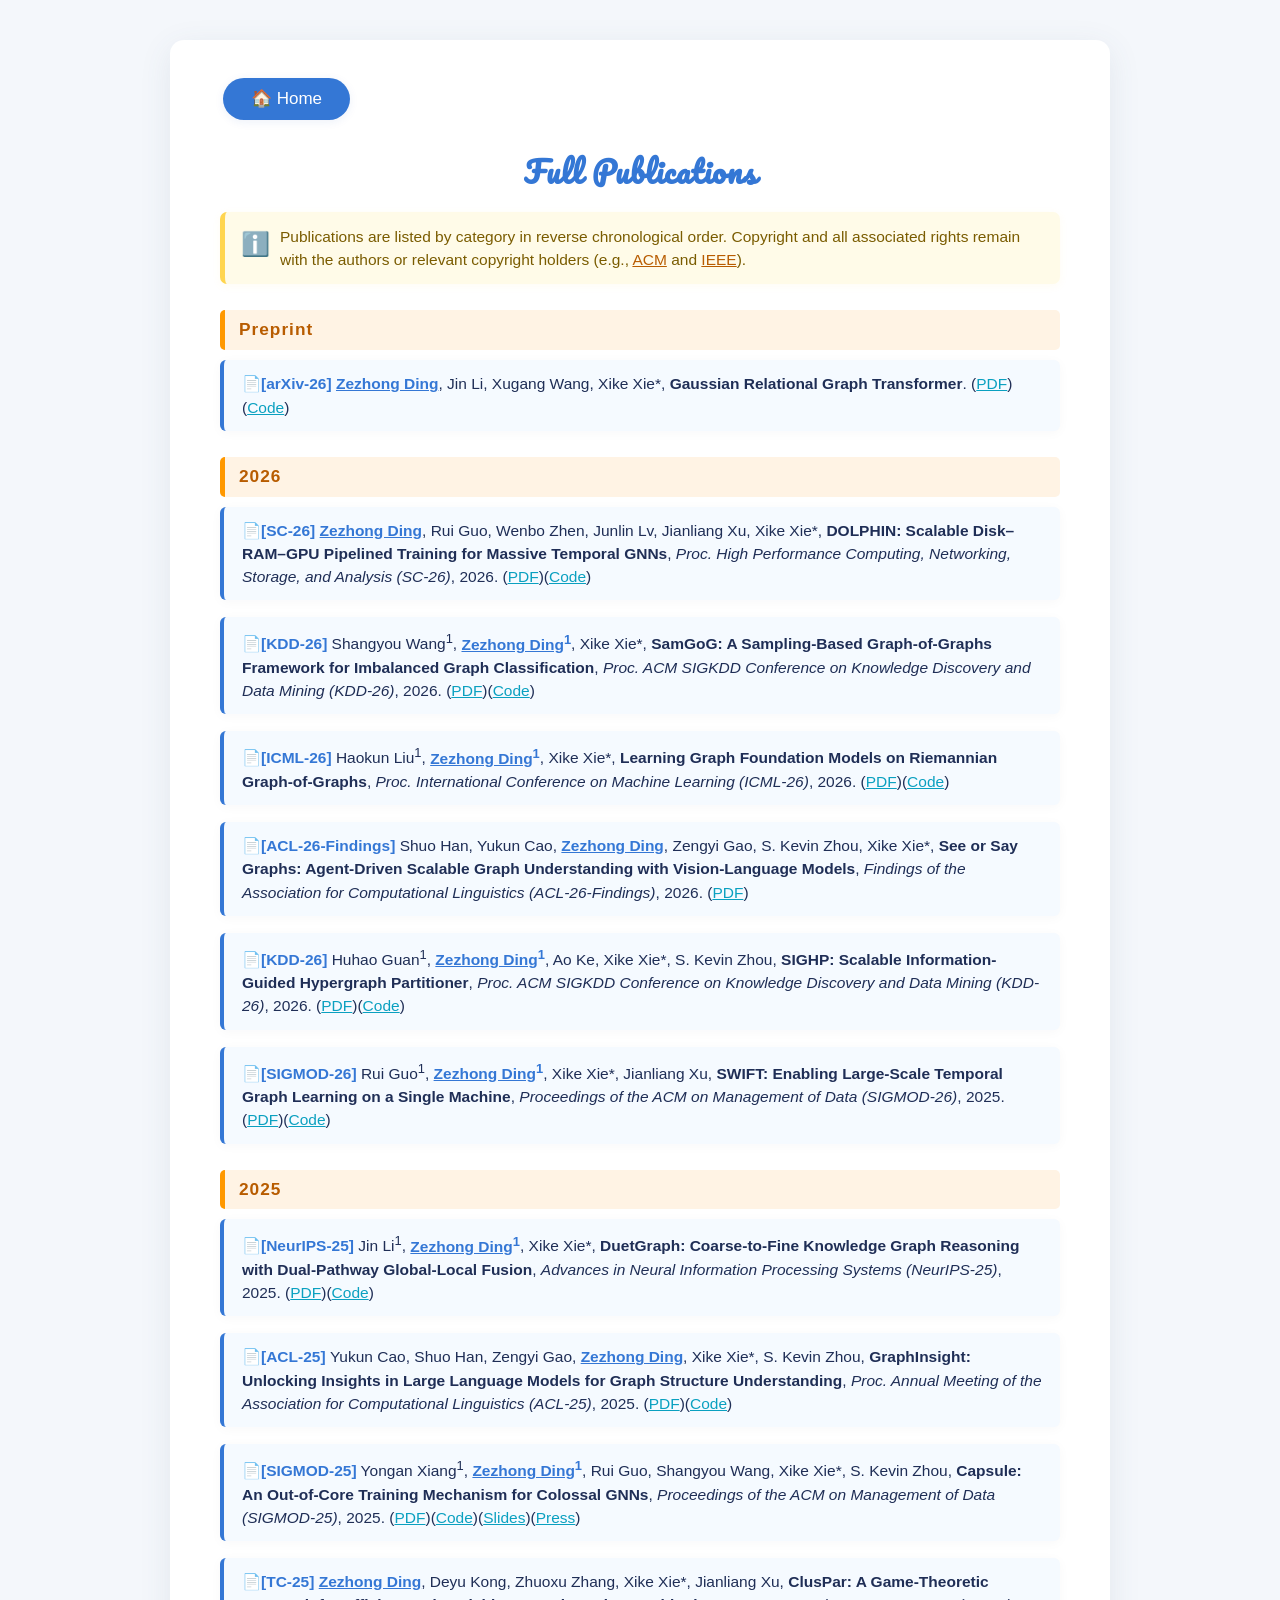
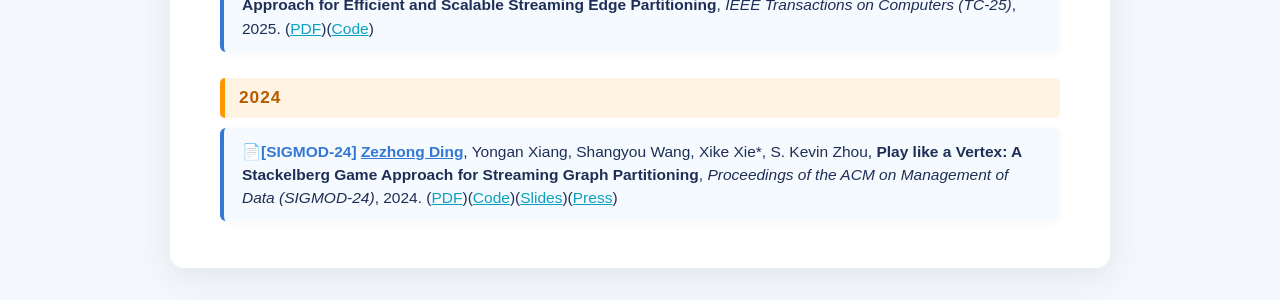
<file: pub.html>
<!DOCTYPE html>
<html lang='en'>
<head>
    <meta charset="utf-8">
    <meta name="viewport" content="width=device-width, initial-scale=1">
    <title>Full Publications of Zezhong Ding</title>
    <link href="https://fonts.googleapis.com/css2?family=Pacifico&display=swap" rel="stylesheet">
    <style>
        body {
            font: 90%/1.5 Verdana, Arial, Helvetica, sans-serif;
            margin: 0;
            background-color: #f4f7fb;
            color: #2b2b2b;
        }
        .container {
            width: 840px;
            margin: 40px auto 32px auto;
            background: #fff;
            border-radius: 14px;
            box-shadow: 0 8px 32px rgba(70,90,120,0.10);
            padding: 38px 50px 30px 50px;
        }
        .home-btn {
            display: inline-block;
            margin-bottom: 15px;
            margin-left: 3px;
            padding: 8px 28px;
            background-color: #3477D5;
            color: #fff;
            border: none;
            border-radius: 24px;
            font-size: 17px;
            font-family: inherit;
            cursor: pointer;
            text-decoration: none;
            transition: background 0.2s, transform 0.2s;
            box-shadow: 0 2px 10px rgba(20,80,180,0.08);
        }
        .home-btn:hover {
            background-color: #225397;
            transform: translateY(-2px) scale(1.04);
        }
        h1 {
            color: #3477D5;
            text-align: center;
            font-family: 'Pacifico', cursive;
            font-size: 2.1em;
            margin-top: 14px;
            margin-bottom: 0;
            letter-spacing: 1px;
        }
        .subtitle {
            font-size: 1.18em;
            color: #6579a7;
            font-family: serif;
            font-style: italic;
            font-weight: 400;
            letter-spacing: .5px;
        }
        .remark {
            text-align: center;
            font-size: 15px;
            color: #c44;
            margin-top: 16px;
            margin-bottom: 25px;
        }

        /* 统一橙色风格年份分隔条，与pub区分 */
        .year-heading {
            font-size: 1.2em;
            font-weight: bold;
            color: #b85c00;
            background: #fff3e4;
            border-left: 5px solid #ff9800;
            border-radius: 5px;
            margin-top: 26px;
            margin-bottom: 10px;
            padding: 7px 0 7px 14px;
            letter-spacing: 1px;
        }

        .pub {
            margin-top: 0;
            margin-bottom: 0;
            padding: 0;
            list-style: none;
        }
        .pub li {
            background: #f5faff;
            margin-bottom: 17px;
            border-left: 4px solid #3477d5;
            border-radius: 6px;
            padding: 12px 18px 12px 18px;
            font-size: 15.5px;
            color: #1f2e56;
            box-shadow: 0 2px 12px 0 rgba(0,0,50,0.03);
            transition: background 0.17s;
        }
        .pub li:hover {
            background: #eaf1ff;
        }
        .pub a { color: #0aa0c0; text-decoration: underline; }
        .pub strong { color:#3477D5; }
        @media (max-width: 950px) {
            .container {
                width: 97vw;
                padding:18px 6vw;
            }
        }
        .notice {
    background: #fffbe8;
    border-left: 5px solid #ffd54f;
    border-radius: 7px;
    padding: 13px 18px 13px 16px;
    margin: 18px 0 18px 0;
    color: #7a5c00;
    font-size: 15.5px;
    display: flex;
    align-items: flex-start;
    box-shadow: 0 2px 8px 0 rgba(255, 213, 79, 0.07);
}
.notice-icon {
    font-size: 1.5em;
    margin-right: 10px;
    margin-top: 2px;
}
        * { box-sizing: border-box; }
        .container { width: min(940px, calc(100% - 32px)); }
        @media (max-width: 600px) {
            body { background: #fff; font: 15px/1.7 Arial, "PingFang SC", "Microsoft YaHei", sans-serif; }
            .container { width: 100%; margin: 0 auto; padding: 20px 18px 32px; border-radius: 0; box-shadow: none; overflow-wrap: anywhere; }
            .home-btn { margin: 0 0 12px; padding: 8px 0; background: transparent; color: #254f78; font-size: 14px; box-shadow: none; border-radius: 0; }
            .home-btn:hover { background: transparent; transform: none; text-decoration: underline; }
            h1 { margin: 6px 0 18px; text-align: left; font: 600 28px/1.25 Georgia, serif; letter-spacing: 0; color: #192c43; }
            .notice { padding: 12px; margin: 16px 0 24px; font-size: 13px; box-shadow: none; }
            .notice > span:last-child { min-width: 0; }
            .notice-icon { flex-shrink: 0; }
            .year-heading { padding: 8px 0; margin: 24px 0 0; background: none; border: 0; border-bottom: 1px solid #e4e8ed; border-radius: 0; color: #254f78; letter-spacing: 0; }
            .pub li { margin: 0; padding: 18px 0; background: none; border: 0; border-bottom: 1px solid #e4e8ed; border-radius: 0; box-shadow: none; font-size: 14px; color: #536174; }
            .pub li:hover { background: none; }
            .pub li > b { display: block; margin: 5px 0; font-size: 16px; line-height: 1.5; color: #253044; }
            .pub strong, .pub a { color: #254f78; }
        }
    </style>
</head>
<body>
    <div class="container">
        <a href="index.html" class="home-btn">🏠 Home</a>
        <h1>Full Publications</h1>
             <!-- <div class="remark">
            <strong>Remark:</strong>
            <sup>1</sup> indicates co-first authors, * indicates corresponding author
        </div> -->
<div class="notice">
    <span class="notice-icon">ℹ️</span>
    <span>
        Publications are listed by category in reverse chronological order.
        Copyright and all associated rights remain with the authors or relevant copyright holders (e.g., <a href="https://www.acm.org/" target="_blank" style="color:#b85c00;text-decoration:underline;">ACM</a> and
        <a href="https://www.ieee.org/" target="_blank" style="color:#b85c00;text-decoration:underline;">IEEE</a>).
    </span>
</div>

        <div class="year-heading">Preprint</div>
        <ul class='pub'>
            <li>
                📄<strong>[arXiv-26]</strong> <strong><u>Zezhong Ding</u></strong>, Jin Li, Xugang Wang, Xike Xie*,
                <b>Gaussian Relational Graph Transformer</b>.
                (<a href="https://arxiv.org/abs/2605.15575" target="_blank">PDF</a>)(<a href="#" onclick="alert('The code will be released soon.'); return false;" target="_blank">Code</a>)
            </li>
        </ul>
        <div class="year-heading">2026</div>
        <ul class='pub'>
            <li>
                📄<strong>[SC-26]</font></strong> <strong><u>Zezhong Ding</u></strong>, Rui Guo, Wenbo Zhen, Junlin Lv, Jianliang Xu, Xike Xie*,
                <b>DOLPHIN: Scalable Disk–RAM–GPU Pipelined Training for Massive Temporal GNNs</b>, <i>Proc. High Performance Computing, Networking, Storage, and Analysis (SC-26)</i>, 2026. (<a href="#" onclick="alert('The PDF will be released soon.'); return false;" target="_blank">PDF</a>)(<a href="#" onclick="alert('The code will be released soon.'); return false;" target="_blank">Code</a>)
            </li>
            <li>
                📄<strong>[KDD-26]</strong> Shangyou Wang<sup>1</sup>, <strong><u>Zezhong Ding</u><sup>1</sup></strong>, Xike Xie*,
                <b>SamGoG: A Sampling-Based Graph-of-Graphs
 Framework for Imbalanced Graph Classification</b>, <i>Proc. ACM SIGKDD Conference on Knowledge Discovery and Data Mining (KDD-26)</i>, 2026. (<a href="https://www.arxiv.org/pdf/2507.13741" target="_blank">PDF</a>)(<a href="#" onclick="alert('The code will be released soon.'); return false;" target="_blank">Code</a>)
            </li>
            <li>
                📄<strong>[ICML-26]</strong> Haokun Liu<sup>1</sup>, <strong><u>Zezhong Ding</u><sup>1</sup></strong>, Xike Xie*, <b>Learning Graph Foundation Models on Riemannian Graph-of-Graphs</b>, <i>Proc. International Conference on Machine Learning (ICML-26)</i>, 2026. (<a href="https://arxiv.org/pdf/2605.09993" target="_blank">PDF</a>)(<a href="https://github.com/USTC-DataDarknessLab/R-GFM" target="_blank">Code</a>)
            </li>
            <li>
                📄<strong>[ACL-26-Findings]</strong> Shuo Han, Yukun Cao, <strong><u>Zezhong Ding</u></strong>, Zengyi Gao, S. Kevin Zhou, Xike Xie*, <b>See or Say Graphs: Agent-Driven Scalable Graph Understanding with Vision-Language Models</b>, <i>Findings of the Association for Computational Linguistics (ACL-26-Findings)</i>, 2026.
                (<a href="https://arxiv.org/pdf/2510.16769" target="_blank">PDF</a>)
            </li>
            <li>
                📄<strong>[KDD-26] </strong>Huhao Guan<sup>1</sup>, <strong><u>Zezhong Ding</u><sup>1</sup></strong>, Ao Ke, Xike Xie*, S. Kevin Zhou,
                <b>SIGHP: Scalable Information-Guided Hypergraph Partitioner</b>, <i>Proc. ACM SIGKDD Conference on Knowledge Discovery and Data Mining (KDD-26)</i>, 2026. (<a href="https://dl.acm.org/doi/pdf/10.1145/3770854.3780266"  target="_blank">PDF</a>)(<a href="https://doi.org/10.5281/zenodo.18050766" target="_blank">Code</a>)</li>
             </li>
             <li>
                <!-- (<a href="https://dl.acm.org/doi/10.1145/3749184"  target="_blank">PDF</a>)(<a href="https://github.com/USTC-DataDarknessLab/SWIFT" target="_blank">Code</a>) -->
                📄<strong>[SIGMOD-26] </strong>Rui Guo<sup>1</sup>, <strong><u>Zezhong Ding</u><sup>1</sup></strong>, Xike Xie*, Jianliang Xu,
                <b>SWIFT: Enabling Large-Scale Temporal Graph Learning on a Single Machine</b>, <i>Proceedings of the ACM on Management of Data (SIGMOD-26)</i>, 2025. (<a href="https://dl.acm.org/doi/10.1145/3749184"  target="_blank">PDF</a>)(<a href="https://github.com/USTC-DataDarknessLab/SWIFT" target="_blank">Code</a>)</li>
            </li>
        </ul>

        <div class="year-heading">2025</div>
        <ul class='pub'>
            <li>
                📄<strong>[NeurIPS-25]</strong> Jin Li<sup>1</sup>, <strong><u>Zezhong Ding</u><sup>1</sup></strong>, Xike Xie*,
                <b>DuetGraph: Coarse-to-Fine Knowledge Graph
Reasoning with Dual-Pathway Global-Local Fusion</b>, <i>Advances in Neural Information Processing Systems (NeurIPS-25)</i>, 2025. (<a href="https://arxiv.org/abs/2507.11229" target="_blank">PDF</a>)(<a href="https://github.com/USTC-DataDarknessLab/DuetGraph.git" target="_blank">Code</a>)</li>
            </li>
            <li>
                📄<strong><font>[ACL-25] </font></strong>Yukun Cao, Shuo Han, Zengyi Gao, <strong><u>Zezhong Ding</u></strong>, Xike Xie*, S. Kevin Zhou, <b> GraphInsight: Unlocking Insights in Large Language Models for Graph Structure Understanding</b>, <i>Proc. Annual Meeting of the Association for Computational Linguistics (ACL-25)</i>, 2025. (<a href="https://arxiv.org/abs/2409.03258" target="_blank">PDF</a>)(<a href="https://github.com/shuohanai/GraphInsight" target="_blank">Code</a>)
                <!-- (<a href="#" onclick="alert('The code will be released soon.'); return false;" target="_blank">Source Code</a>) -->
            </li>
            <li>
                📄<strong>[SIGMOD-25]</strong> Yongan Xiang<sup>1</sup>, <strong><u>Zezhong Ding</u><sup>1</sup></strong>, Rui Guo, Shangyou Wang, Xike Xie*, S. Kevin Zhou,
                <b>Capsule: An Out-of-Core Training Mechanism for Colossal GNNs</b>, <i>Proceedings of the ACM on Management of Data (SIGMOD-25)</i>, 2025. (<a href="https://doi.org/10.1145/3709669" target="_blank">PDF</a>)(<a href="https://github.com/USTC-DataDarknessLab/Capsule" target="_blank">Code</a>)(<a href="./slides/SIGMOD-Research-16_Capsule.pdf" target="_blank">Slides</a>)(<a href="https://news.ustc.edu.cn/info/1055/90608.htm" target="_blank">Press</a>)</li>
            </li>
            <li>
                📄<strong>[TC-25]</strong> <strong><u>Zezhong Ding</u></strong>, Deyu Kong, Zhuoxu Zhang, Xike Xie*, Jianliang Xu,
                <b>ClusPar: A Game-Theoretic Approach for Efficient and Scalable Streaming Edge Partitioning</b>, <i>IEEE Transactions on Computers (TC-25)</i>, 2025. (<a href="https://doi.org/10.1109/TC.2024.3475568" target="_blank">PDF</a>)(<a href="https://github.com/USTC-DataDarknessLab/GraphPartitioning" target="_blank">Code</a>)</li>
            </li>
        </ul>

        <div class="year-heading">2024</div>
        <ul class='pub'>
            <li>
                📄<strong>[SIGMOD-24]</strong> <strong><u>Zezhong Ding</u></strong>, Yongan Xiang, Shangyou Wang, Xike Xie*, S. Kevin Zhou,
                <b>Play like a Vertex: A Stackelberg Game Approach for Streaming Graph Partitioning</b>, <i>Proceedings of the ACM on Management of Data (SIGMOD-24)</i>, 2024. (<a href="https://dl.acm.org/doi/10.1145/3654965" target="_blank">PDF</a>)(<a href="https://github.com/USTC-DataDarknessLab/S5P" target="_blank">Code</a>)(<a href="./slides/R31-P4-Ding-1.pdf" target="_blank">Slides</a>)(<a href="https://sz.ustc.edu.cn/xwgg_show/1485.html" target="_blank">Press</a>)</li>
            </li>
        </ul>
    </div>
</body>
</html>
</file>
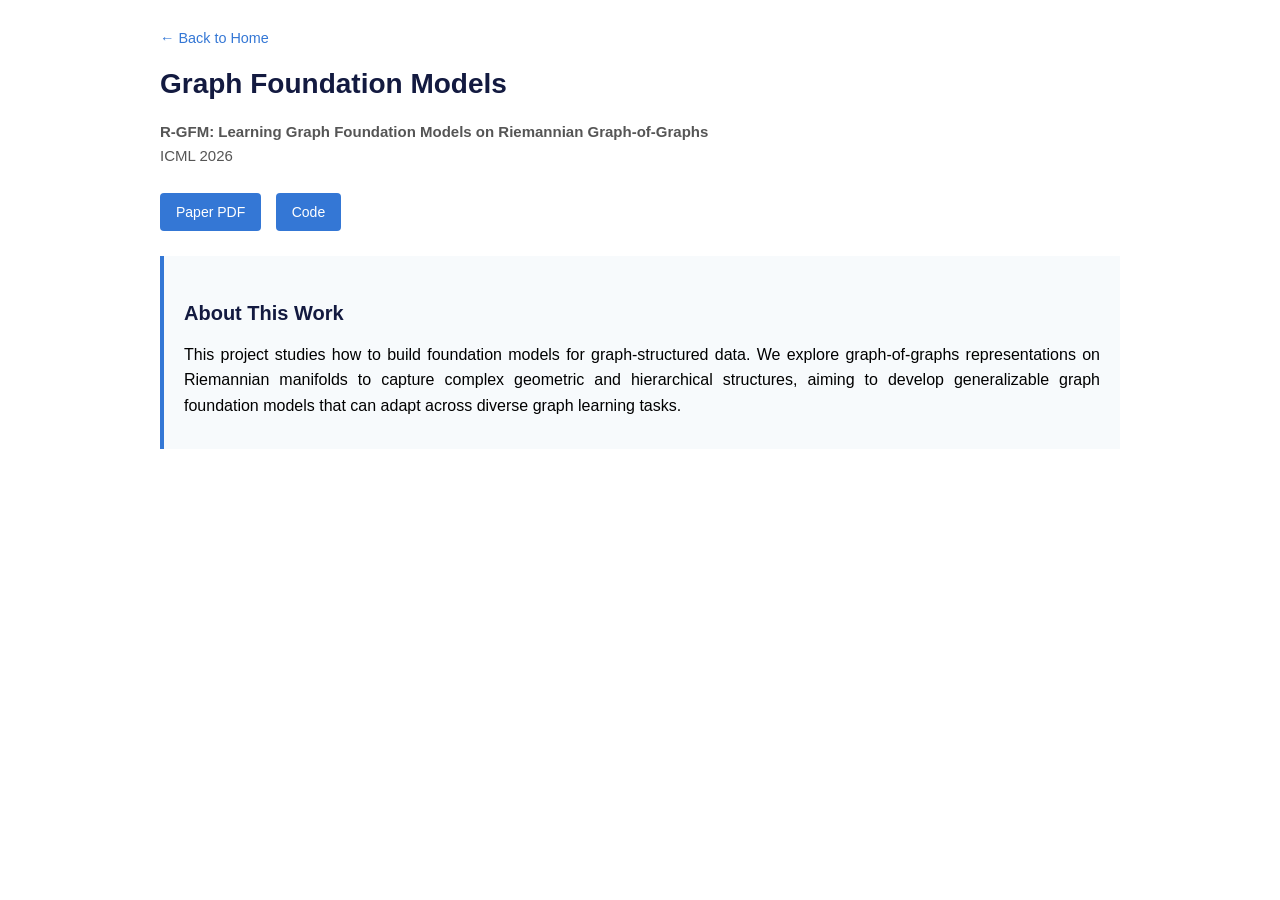
<file: research/graph_foundation_models.html>
<!DOCTYPE html>
<html lang='en'>
<head>
    <meta charset="utf-8">
    <meta name="viewport" content="width=device-width, initial-scale=1">
    <meta name="description" content="Graph Foundation Models - Zezhong Ding">
    <meta name="author" content="Zezhong Ding">
    <link rel="icon" href="../favicon.ico" type="image/x-icon">
    <title>Graph Foundation Models | Zezhong Ding</title>
    <style type="text/css">
        body {
            font: 90%/1.2 Verdana, Arial, Helvetica, sans-serif;
            margin: 0;
            padding: 0;
            color: #000;
            background: #fff;
        }
        .container {
            max-width: 960px;
            margin: 0 auto;
            padding: 30px 20px 80px 20px;
        }
        h1 {
            color: #131a40;
            font-size: 28px;
            margin-top: 0;
        }
        h2 {
            color: #131a40;
            font-size: 20px;
            margin-top: 30px;
        }
        p, li {
            font-family: Verdana, Arial, Helvetica, sans-serif;
            font-size: 16px;
            line-height: 1.6;
            text-align: justify;
        }
        a {
            color: #3477D5;
            text-decoration: none;
        }
        a:hover {
            text-decoration: underline;
        }
        .back-link {
            display: inline-block;
            margin-bottom: 20px;
        }
        .meta {
            color: #555;
            font-size: 15px;
            margin-bottom: 20px;
        }
        .button {
            display: inline-block;
            padding: 8px 16px;
            margin: 5px 10px 5px 0;
            background: #3477D5;
            color: #fff;
            border-radius: 4px;
            text-decoration: none;
            font-size: 14px;
        }
        .button:hover {
            background: #255ba8;
            text-decoration: none;
        }
        .abstract {
            background: #f7fafc;
            border-left: 4px solid #3477D5;
            padding: 15px 20px;
            margin-top: 20px;
        }
    </style>
</head>
<body>
    <div class="container">
        <a class="back-link" href="https://zezhongding.github.io/">&larr; Back to Home</a>
        <h1>Graph Foundation Models</h1>
        <p class="meta">
            <strong>R-GFM: Learning Graph Foundation Models on Riemannian Graph-of-Graphs</strong><br>
            ICML 2026
        </p>
        <p>
            <a class="button" href="https://arxiv.org/pdf/2605.09993" target="_blank">Paper PDF</a>
            <a class="button" href="https://github.com/USTC-DataDarknessLab/R-GFM" target="_blank">Code</a>
        </p>
        <div class="abstract">
            <h2>About This Work</h2>
            <p>
                This project studies how to build foundation models for graph-structured data. 
                We explore graph-of-graphs representations on Riemannian manifolds to capture 
                complex geometric and hierarchical structures, aiming to develop generalizable 
                graph foundation models that can adapt across diverse graph learning tasks.
            </p>
        </div>
    </div>
</body>
</html>
</file>
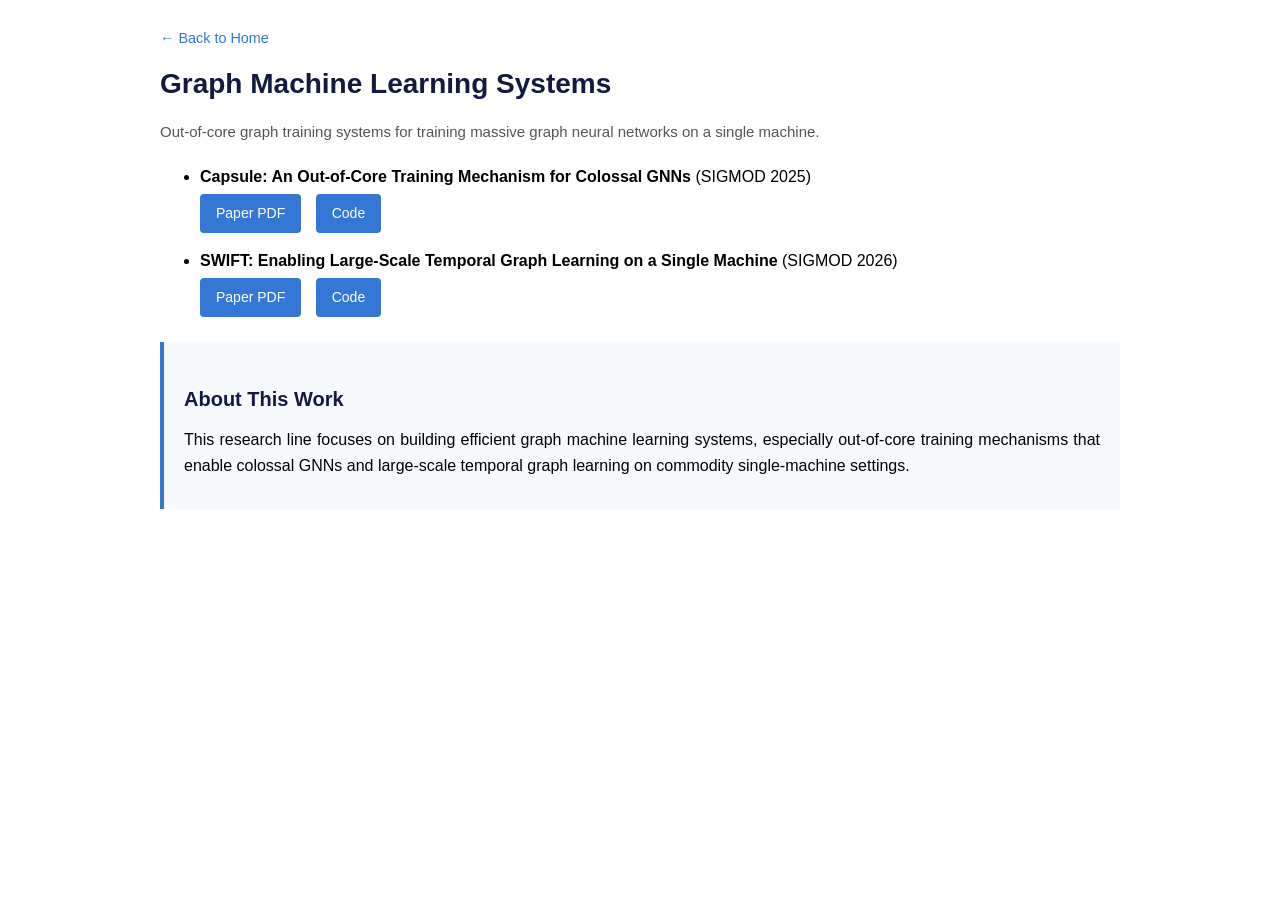
<file: research/graph_machine_learning_systems.html>
<!DOCTYPE html>
<html lang='en'>
<head>
    <meta charset="utf-8">
    <meta name="viewport" content="width=device-width, initial-scale=1">
    <meta name="description" content="Graph Machine Learning Systems - Zezhong Ding">
    <meta name="author" content="Zezhong Ding">
    <link rel="icon" href="../favicon.ico" type="image/x-icon">
    <title>Graph Machine Learning Systems | Zezhong Ding</title>
    <style type="text/css">
        body {
            font: 90%/1.2 Verdana, Arial, Helvetica, sans-serif;
            margin: 0;
            padding: 0;
            color: #000;
            background: #fff;
        }
        .container {
            max-width: 960px;
            margin: 0 auto;
            padding: 30px 20px 80px 20px;
        }
        h1 {
            color: #131a40;
            font-size: 28px;
            margin-top: 0;
        }
        h2 {
            color: #131a40;
            font-size: 20px;
            margin-top: 30px;
        }
        p, li {
            font-family: Verdana, Arial, Helvetica, sans-serif;
            font-size: 16px;
            line-height: 1.6;
            text-align: justify;
        }
        a {
            color: #3477D5;
            text-decoration: none;
        }
        a:hover {
            text-decoration: underline;
        }
        .back-link {
            display: inline-block;
            margin-bottom: 20px;
        }
        .meta {
            color: #555;
            font-size: 15px;
            margin-bottom: 20px;
        }
        .button {
            display: inline-block;
            padding: 8px 16px;
            margin: 5px 10px 5px 0;
            background: #3477D5;
            color: #fff;
            border-radius: 4px;
            text-decoration: none;
            font-size: 14px;
        }
        .button:hover {
            background: #255ba8;
            text-decoration: none;
        }
        .abstract {
            background: #f7fafc;
            border-left: 4px solid #3477D5;
            padding: 15px 20px;
            margin-top: 20px;
        }
        .paper-list {
            margin-top: 15px;
        }
        .paper-list li {
            margin-bottom: 10px;
        }
    </style>
</head>
<body>
    <div class="container">
        <a class="back-link" href="https://zezhongding.github.io/">&larr; Back to Home</a>
        <h1>Graph Machine Learning Systems</h1>
        <p class="meta">
            Out-of-core graph training systems for training massive graph neural networks on a single machine.
        </p>
        <ul class="paper-list">
            <li>
                <strong>Capsule: An Out-of-Core Training Mechanism for Colossal GNNs</strong> (SIGMOD 2025)<br>
                <a class="button" href="https://doi.org/10.1145/3709669" target="_blank">Paper PDF</a>
                <a class="button" href="https://github.com/USTC-DataDarknessLab/Capsule" target="_blank">Code</a>
            </li>
            <li>
                <strong>SWIFT: Enabling Large-Scale Temporal Graph Learning on a Single Machine</strong> (SIGMOD 2026)<br>
                <a class="button" href="https://dl.acm.org/doi/10.1145/3749184" target="_blank">Paper PDF</a>
                <a class="button" href="https://github.com/USTC-DataDarknessLab/SWIFT" target="_blank">Code</a>
            </li>
        </ul>
        <div class="abstract">
            <h2>About This Work</h2>
            <p>
                This research line focuses on building efficient graph machine learning systems, 
                especially out-of-core training mechanisms that enable colossal GNNs and large-scale 
                temporal graph learning on commodity single-machine settings.
            </p>
        </div>
    </div>
</body>
</html>
</file>
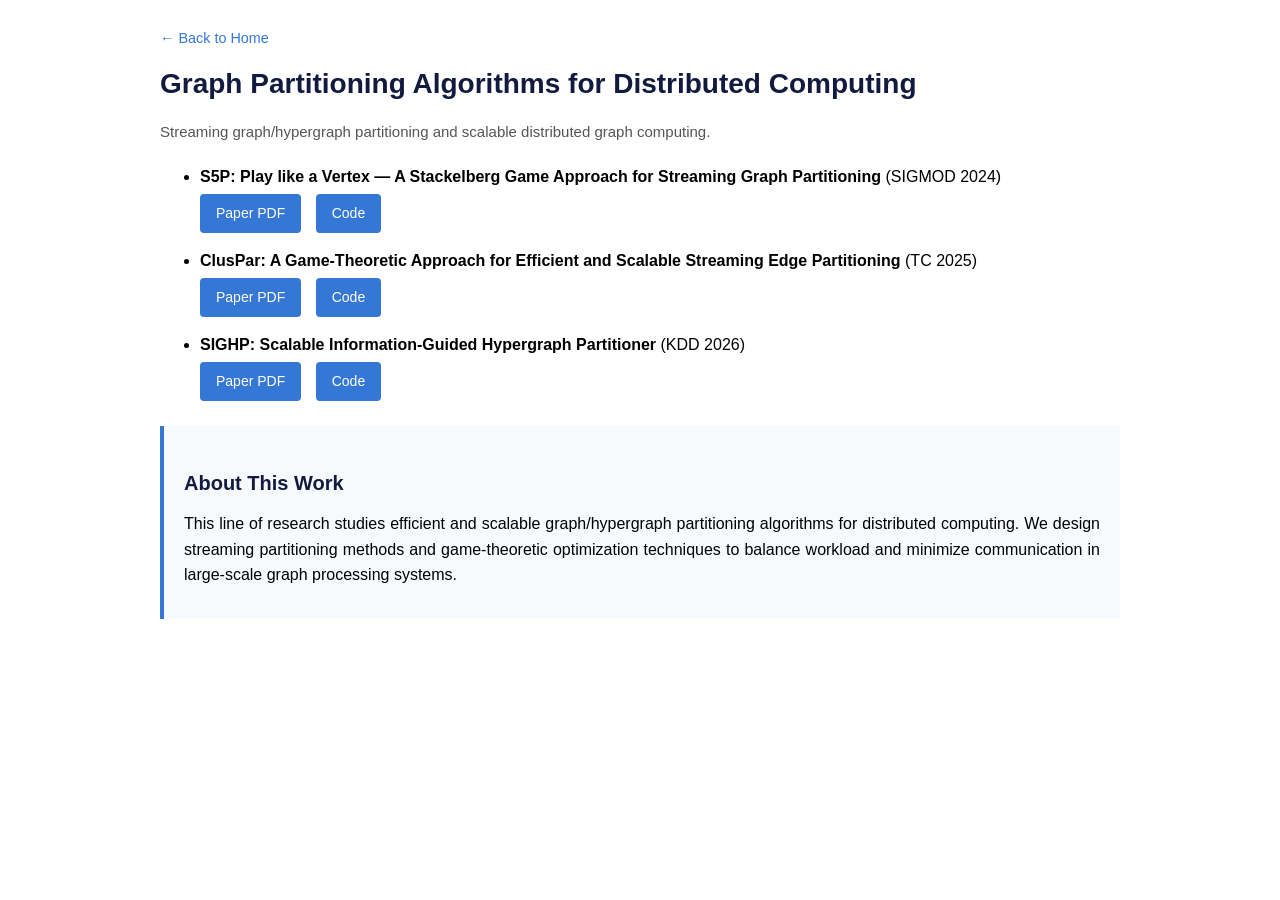
<file: research/graph_partitioning.html>
<!DOCTYPE html>
<html lang='en'>
<head>
    <meta charset="utf-8">
    <meta name="viewport" content="width=device-width, initial-scale=1">
    <meta name="description" content="Graph Partitioning Algorithms for Distributed Computing - Zezhong Ding">
    <meta name="author" content="Zezhong Ding">
    <link rel="icon" href="../favicon.ico" type="image/x-icon">
    <title>Graph Partitioning | Zezhong Ding</title>
    <style type="text/css">
        body {
            font: 90%/1.2 Verdana, Arial, Helvetica, sans-serif;
            margin: 0;
            padding: 0;
            color: #000;
            background: #fff;
        }
        .container {
            max-width: 960px;
            margin: 0 auto;
            padding: 30px 20px 80px 20px;
        }
        h1 {
            color: #131a40;
            font-size: 28px;
            margin-top: 0;
        }
        h2 {
            color: #131a40;
            font-size: 20px;
            margin-top: 30px;
        }
        p, li {
            font-family: Verdana, Arial, Helvetica, sans-serif;
            font-size: 16px;
            line-height: 1.6;
            text-align: justify;
        }
        a {
            color: #3477D5;
            text-decoration: none;
        }
        a:hover {
            text-decoration: underline;
        }
        .back-link {
            display: inline-block;
            margin-bottom: 20px;
        }
        .meta {
            color: #555;
            font-size: 15px;
            margin-bottom: 20px;
        }
        .button {
            display: inline-block;
            padding: 8px 16px;
            margin: 5px 10px 5px 0;
            background: #3477D5;
            color: #fff;
            border-radius: 4px;
            text-decoration: none;
            font-size: 14px;
        }
        .button:hover {
            background: #255ba8;
            text-decoration: none;
        }
        .abstract {
            background: #f7fafc;
            border-left: 4px solid #3477D5;
            padding: 15px 20px;
            margin-top: 20px;
        }
        .paper-list {
            margin-top: 15px;
        }
        .paper-list li {
            margin-bottom: 10px;
        }
    </style>
</head>
<body>
    <div class="container">
        <a class="back-link" href="https://zezhongding.github.io/">&larr; Back to Home</a>
        <h1>Graph Partitioning Algorithms for Distributed Computing</h1>
        <p class="meta">
            Streaming graph/hypergraph partitioning and scalable distributed graph computing.
        </p>
        <ul class="paper-list">
            <li>
                <strong>S5P: Play like a Vertex — A Stackelberg Game Approach for Streaming Graph Partitioning</strong> (SIGMOD 2024)<br>
                <a class="button" href="https://dl.acm.org/doi/10.1145/3654965" target="_blank">Paper PDF</a>
                <a class="button" href="https://github.com/USTC-DataDarknessLab/S5P" target="_blank">Code</a>
            </li>
            <li>
                <strong>ClusPar: A Game-Theoretic Approach for Efficient and Scalable Streaming Edge Partitioning</strong> (TC 2025)<br>
                <a class="button" href="https://doi.org/10.1109/TC.2024.3475568" target="_blank">Paper PDF</a>
                <a class="button" href="https://github.com/USTC-DataDarknessLab/GraphPartitioning" target="_blank">Code</a>
            </li>
            <li>
                <strong>SIGHP: Scalable Information-Guided Hypergraph Partitioner</strong> (KDD 2026)<br>
                <a class="button" href="https://dl.acm.org/doi/pdf/10.1145/3770854.3780266" target="_blank">Paper PDF</a>
                <a class="button" href="https://doi.org/10.5281/zenodo.18050766" target="_blank">Code</a>
            </li>
        </ul>
        <div class="abstract">
            <h2>About This Work</h2>
            <p>
                This line of research studies efficient and scalable graph/hypergraph partitioning 
                algorithms for distributed computing. We design streaming partitioning methods and 
                game-theoretic optimization techniques to balance workload and minimize communication 
                in large-scale graph processing systems.
            </p>
        </div>
    </div>
</body>
</html>
</file>
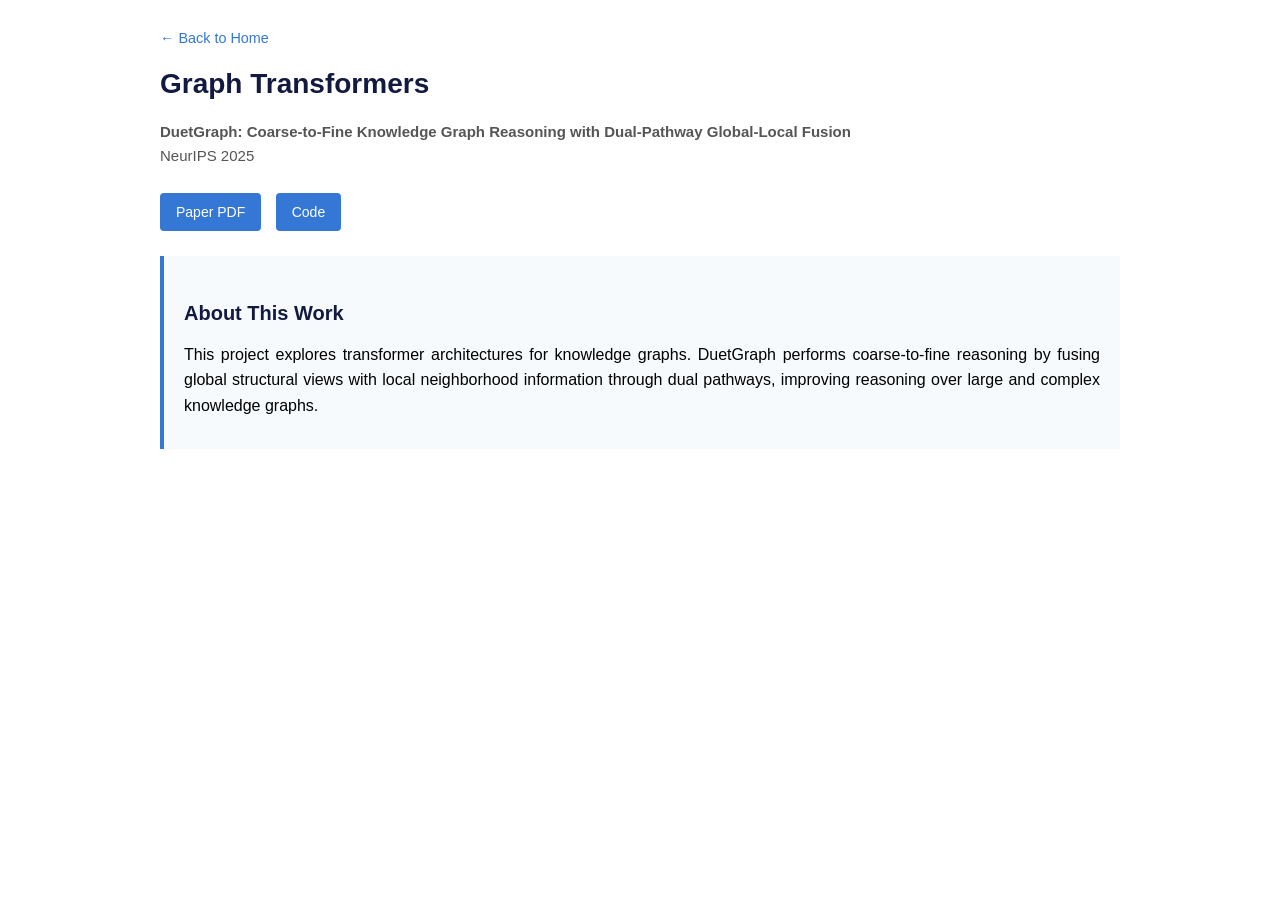
<file: research/graph_transformers.html>
<!DOCTYPE html>
<html lang='en'>
<head>
    <meta charset="utf-8">
    <meta name="viewport" content="width=device-width, initial-scale=1">
    <meta name="description" content="Graph Transformers - Zezhong Ding">
    <meta name="author" content="Zezhong Ding">
    <link rel="icon" href="../favicon.ico" type="image/x-icon">
    <title>Graph Transformers | Zezhong Ding</title>
    <style type="text/css">
        body {
            font: 90%/1.2 Verdana, Arial, Helvetica, sans-serif;
            margin: 0;
            padding: 0;
            color: #000;
            background: #fff;
        }
        .container {
            max-width: 960px;
            margin: 0 auto;
            padding: 30px 20px 80px 20px;
        }
        h1 {
            color: #131a40;
            font-size: 28px;
            margin-top: 0;
        }
        h2 {
            color: #131a40;
            font-size: 20px;
            margin-top: 30px;
        }
        p, li {
            font-family: Verdana, Arial, Helvetica, sans-serif;
            font-size: 16px;
            line-height: 1.6;
            text-align: justify;
        }
        a {
            color: #3477D5;
            text-decoration: none;
        }
        a:hover {
            text-decoration: underline;
        }
        .back-link {
            display: inline-block;
            margin-bottom: 20px;
        }
        .meta {
            color: #555;
            font-size: 15px;
            margin-bottom: 20px;
        }
        .button {
            display: inline-block;
            padding: 8px 16px;
            margin: 5px 10px 5px 0;
            background: #3477D5;
            color: #fff;
            border-radius: 4px;
            text-decoration: none;
            font-size: 14px;
        }
        .button:hover {
            background: #255ba8;
            text-decoration: none;
        }
        .abstract {
            background: #f7fafc;
            border-left: 4px solid #3477D5;
            padding: 15px 20px;
            margin-top: 20px;
        }
    </style>
</head>
<body>
    <div class="container">
        <a class="back-link" href="https://zezhongding.github.io/">&larr; Back to Home</a>
        <h1>Graph Transformers</h1>
        <p class="meta">
            <strong>DuetGraph: Coarse-to-Fine Knowledge Graph Reasoning with Dual-Pathway Global-Local Fusion</strong><br>
            NeurIPS 2025
        </p>
        <p>
            <a class="button" href="https://arxiv.org/abs/2507.11229" target="_blank">Paper PDF</a>
            <a class="button" href="https://github.com/USTC-DataDarknessLab/DuetGraph.git" target="_blank">Code</a>
        </p>
        <div class="abstract">
            <h2>About This Work</h2>
            <p>
                This project explores transformer architectures for knowledge graphs. DuetGraph 
                performs coarse-to-fine reasoning by fusing global structural views with local 
                neighborhood information through dual pathways, improving reasoning over large 
                and complex knowledge graphs.
            </p>
        </div>
    </div>
</body>
</html>
</file>
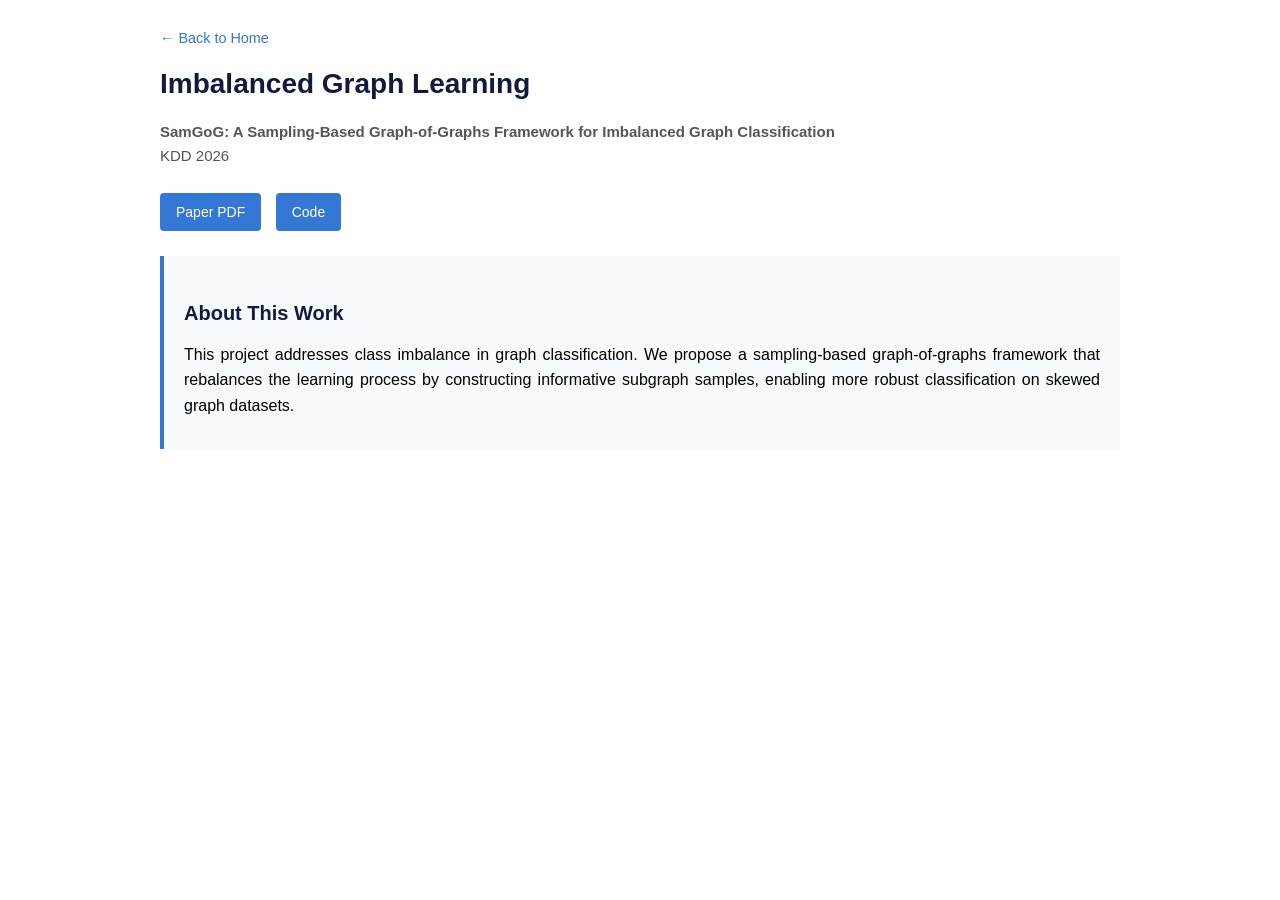
<file: research/imbalanced_graph_learning.html>
<!DOCTYPE html>
<html lang='en'>
<head>
    <meta charset="utf-8">
    <meta name="viewport" content="width=device-width, initial-scale=1">
    <meta name="description" content="Imbalanced Graph Learning - Zezhong Ding">
    <meta name="author" content="Zezhong Ding">
    <link rel="icon" href="../favicon.ico" type="image/x-icon">
    <title>Imbalanced Graph Learning | Zezhong Ding</title>
    <style type="text/css">
        body {
            font: 90%/1.2 Verdana, Arial, Helvetica, sans-serif;
            margin: 0;
            padding: 0;
            color: #000;
            background: #fff;
        }
        .container {
            max-width: 960px;
            margin: 0 auto;
            padding: 30px 20px 80px 20px;
        }
        h1 {
            color: #131a40;
            font-size: 28px;
            margin-top: 0;
        }
        h2 {
            color: #131a40;
            font-size: 20px;
            margin-top: 30px;
        }
        p, li {
            font-family: Verdana, Arial, Helvetica, sans-serif;
            font-size: 16px;
            line-height: 1.6;
            text-align: justify;
        }
        a {
            color: #3477D5;
            text-decoration: none;
        }
        a:hover {
            text-decoration: underline;
        }
        .back-link {
            display: inline-block;
            margin-bottom: 20px;
        }
        .meta {
            color: #555;
            font-size: 15px;
            margin-bottom: 20px;
        }
        .button {
            display: inline-block;
            padding: 8px 16px;
            margin: 5px 10px 5px 0;
            background: #3477D5;
            color: #fff;
            border-radius: 4px;
            text-decoration: none;
            font-size: 14px;
        }
        .button:hover {
            background: #255ba8;
            text-decoration: none;
        }
        .abstract {
            background: #f7fafc;
            border-left: 4px solid #3477D5;
            padding: 15px 20px;
            margin-top: 20px;
        }
    </style>
</head>
<body>
    <div class="container">
        <a class="back-link" href="https://zezhongding.github.io/">&larr; Back to Home</a>
        <h1>Imbalanced Graph Learning</h1>
        <p class="meta">
            <strong>SamGoG: A Sampling-Based Graph-of-Graphs Framework for Imbalanced Graph Classification</strong><br>
            KDD 2026
        </p>
        <p>
            <a class="button" href="https://www.arxiv.org/pdf/2507.13741" target="_blank">Paper PDF</a>
            <a class="button" href="https://doi.org/10.5281/zenodo.20416232" target="_blank">Code</a>
        </p>
        <div class="abstract">
            <h2>About This Work</h2>
            <p>
                This project addresses class imbalance in graph classification. We propose a 
                sampling-based graph-of-graphs framework that rebalances the learning process 
                by constructing informative subgraph samples, enabling more robust classification 
                on skewed graph datasets.
            </p>
        </div>
    </div>
</body>
</html>
</file>
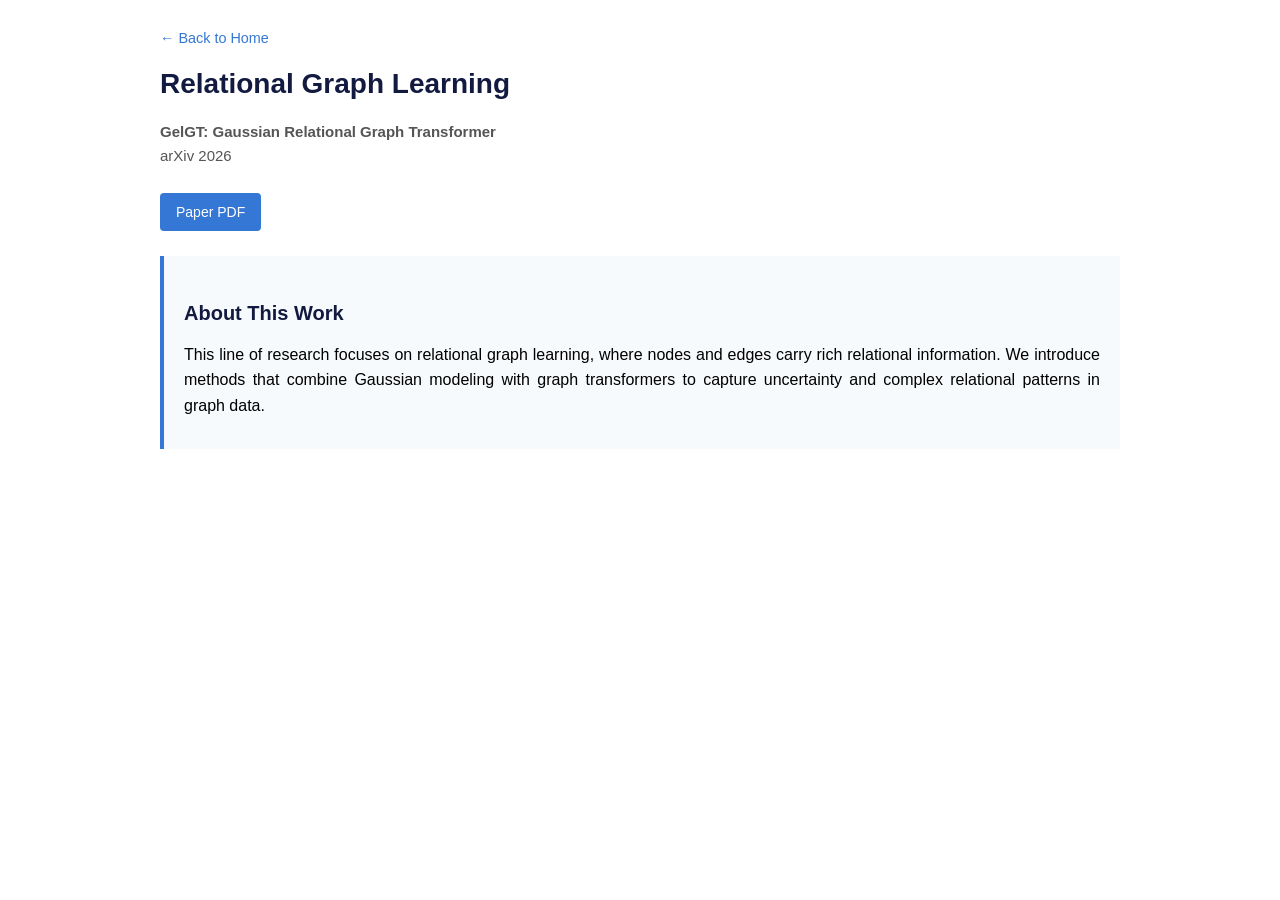
<file: research/relational_graph_learning.html>
<!DOCTYPE html>
<html lang='en'>
<head>
    <meta charset="utf-8">
    <meta name="viewport" content="width=device-width, initial-scale=1">
    <meta name="description" content="Relational Graph Learning - Zezhong Ding">
    <meta name="author" content="Zezhong Ding">
    <link rel="icon" href="../favicon.ico" type="image/x-icon">
    <title>Relational Graph Learning | Zezhong Ding</title>
    <style type="text/css">
        body {
            font: 90%/1.2 Verdana, Arial, Helvetica, sans-serif;
            margin: 0;
            padding: 0;
            color: #000;
            background: #fff;
        }
        .container {
            max-width: 960px;
            margin: 0 auto;
            padding: 30px 20px 80px 20px;
        }
        h1 {
            color: #131a40;
            font-size: 28px;
            margin-top: 0;
        }
        h2 {
            color: #131a40;
            font-size: 20px;
            margin-top: 30px;
        }
        p, li {
            font-family: Verdana, Arial, Helvetica, sans-serif;
            font-size: 16px;
            line-height: 1.6;
            text-align: justify;
        }
        a {
            color: #3477D5;
            text-decoration: none;
        }
        a:hover {
            text-decoration: underline;
        }
        .back-link {
            display: inline-block;
            margin-bottom: 20px;
        }
        .meta {
            color: #555;
            font-size: 15px;
            margin-bottom: 20px;
        }
        .button {
            display: inline-block;
            padding: 8px 16px;
            margin: 5px 10px 5px 0;
            background: #3477D5;
            color: #fff;
            border-radius: 4px;
            text-decoration: none;
            font-size: 14px;
        }
        .button:hover {
            background: #255ba8;
            text-decoration: none;
        }
        .abstract {
            background: #f7fafc;
            border-left: 4px solid #3477D5;
            padding: 15px 20px;
            margin-top: 20px;
        }
    </style>
</head>
<body>
    <div class="container">
        <a class="back-link" href="https://zezhongding.github.io/">&larr; Back to Home</a>
        <h1>Relational Graph Learning</h1>
        <p class="meta">
            <strong>GelGT: Gaussian Relational Graph Transformer</strong><br>
            arXiv 2026
        </p>
        <p>
            <a class="button" href="https://arxiv.org/abs/2605.15575" target="_blank">Paper PDF</a>
        </p>
        <div class="abstract">
            <h2>About This Work</h2>
            <p>
                This line of research focuses on relational graph learning, where nodes and edges 
                carry rich relational information. We introduce methods that combine Gaussian 
                modeling with graph transformers to capture uncertainty and complex relational 
                patterns in graph data.
            </p>
        </div>
    </div>
</body>
</html>
</file>
<file: assets/home.css>
﻿:root {
  --ink: #444;
  --muted: #666;
  --accent: #444;
  --line: #ddd;
  --font-body: Arial, Helvetica, "PingFang SC", "Microsoft YaHei", sans-serif;
}

* { box-sizing: border-box; }
html {
  scroll-behavior: smooth;
  scroll-padding-top: 20px;
  /* Prevent mobile text inflation while preserving user zoom. */
  -webkit-text-size-adjust: 100%;
  text-size-adjust: 100%;
}
body {
  margin: 0;
  color: var(--ink);
  background: #fff;
  font: 400 11pt/1.5 var(--font-body);
}
a { color: var(--accent); text-decoration: underline; text-underline-offset: 2px; }
a:hover { color: #111; }
a:focus-visible, summary:focus-visible, button:focus-visible { outline: 2px solid #555; outline-offset: 3px; }
.container { max-width: 1008px; margin: 0 auto; padding: 24px 24px 40px; }
.content { min-width: 0; overflow-wrap: anywhere; }

.profile-header {
  display: grid;
  grid-template-columns: 280px minmax(0, 1fr);
  gap: 36px;
  align-items: center;
  margin-bottom: 28px;
}
.profile-portrait { display: block; width: 220px; max-width: 100%; height: auto; margin: 0 auto; }
.profile-info, .profile-intro { min-width: 0; }
h1 { margin: 0; color: var(--ink); font-family: Arial, "Microsoft YaHei", "PingFang SC", Helvetica, sans-serif; font-size: 24px; font-weight: 700; line-height: 1.3; }
.chinese-name { display: inline-block; font-family: inherit; font-size: inherit; font-weight: inherit; white-space: nowrap; }
.phd-title { margin: 16px 0; }
.contact-info { margin: 16px 0; font-size: 11pt; line-height: 1.6; }
.profile-links { display: flex; flex-wrap: wrap; align-items: baseline; gap: 6px 16px; margin-top: 16px; font-size: 10pt; }

p { margin: 14px 0; text-align: left; }
h3 { margin: 30px 0 12px; color: var(--ink); font-size: 18px; font-weight: 700; line-height: 1.4; }
/* Section spacing replaces the decorative dividers. */
hr { border: 0; height: 0; margin: 0; }
ul { margin: 0; padding-left: 24px; }
li { padding: 3px 0; }
.news-box { max-height: 250px; overflow-y: auto; padding-right: 10px; scrollbar-width: thin; scrollbar-color: #ccc transparent; }
.news-list { list-style: none; padding: 0; }
.news-list li { display: grid; grid-template-columns: 88px minmax(0, 1fr); gap: 12px; padding: 5px 0; font-size: 10pt; line-height: 1.5; }
.news-date { color: var(--muted); font-variant-numeric: tabular-nums; }

.pub-group { margin-top: 18px; }
.pub-group > summary { cursor: pointer; padding: 4px 0; font-size: 11pt; font-weight: 700; }
.pub { list-style: none; padding: 0; }
.pub li { padding: 12px 0; font-size: 10pt; line-height: 1.5; }
.pub li > b { display: block; margin: 3px 0; color: var(--ink); font-size: 16px; font-weight: 400; font-style: italic; line-height: 1.45; }
.pub font { color: var(--ink); font-size: inherit; }
.pub u { text-decoration: none; }
.award { display: inline-block; margin: 4px 0 0 6px; color: #b3261e; font-size: 10pt; font-weight: 700; }
.personal-info { display: flex; flex-wrap: wrap; gap: 6px 24px; margin: 28px 0 0; padding-top: 16px; border-top: 1px solid var(--line); color: var(--muted); font-size: 10pt; font-weight: 400; }

.wechat-contact { position: relative; }
.wechat-contact > summary { cursor: pointer; color: var(--accent); list-style: none; text-decoration: underline; text-underline-offset: 2px; }
.wechat-contact > summary::-webkit-details-marker { display: none; }
.wechat-contact > summary:hover { color: #111; }
.wechat-panel { position: absolute; top: calc(100% + 10px); right: 0; z-index: 10; width: 300px; padding: 36px 12px 12px; border: 1px solid var(--line); background: #fff; box-shadow: 0 8px 28px #0002; }
.wechat-panel img { display: block; width: 100%; height: auto; }
.wechat-panel p { margin: 8px 0 0; text-align: center; font-size: 12px; color: var(--muted); }
.wechat-close { position: absolute; top: 4px; right: 6px; width: 30px; height: 30px; border: 0; background: transparent; color: var(--muted); font: 24px/1 Arial, sans-serif; cursor: pointer; }
.wechat-close:hover { background: #eee; color: var(--ink); }

@media (max-width: 700px) {
  .profile-header { grid-template-columns: 180px minmax(0, 1fr); gap: 24px; }
  .profile-portrait { width: 160px; }
}
@media (max-width: 560px) {
  .container { padding: 20px 18px 32px; }
  .profile-header { grid-template-columns: 100px minmax(0, 1fr); gap: 14px 18px; margin-bottom: 24px; }
  .profile-portrait { width: 100px; }
  .profile-info { display: contents; }
  h1 { font-size: 22px; }
  .chinese-name { display: block; margin: 4px 0 0; font-size: 20px; }
  .phd-title { margin: 8px 0 0; font-size: 10pt; }
  .contact-info, .profile-links { grid-column: 1 / -1; margin: 0; }
  .profile-links { gap: 4px 16px; }
  .profile-links > a, .wechat-contact > summary { display: inline-block; padding: 5px 0; }
  h3 { margin-top: 26px; }
  .news-list li { grid-template-columns: 76px minmax(0, 1fr); gap: 8px; }
  .award { margin-left: 0; }
  .wechat-panel { position: fixed; top: 50%; left: 50%; right: auto; transform: translate(-50%, -50%); width: min(340px, calc(100vw - 32px)); max-height: calc(100vh - 32px); max-height: calc(100dvh - 32px); overflow-y: auto; overscroll-behavior: contain; box-shadow: 0 0 0 100vmax #0006, 0 8px 28px #0002; }
}
@media (max-width: 360px) {
  .container { padding-inline: 14px; }
  .profile-header { grid-template-columns: 88px minmax(0, 1fr); gap: 12px 14px; }
  .profile-portrait { width: 88px; }
  .news-list li { grid-template-columns: 1fr; gap: 2px; }
}
@media (prefers-reduced-motion: reduce) { html { scroll-behavior: auto; } }
@media print {
  .container { max-width: none; padding: 0; }
  .news-box { max-height: none; overflow: visible; }
  .wechat-contact { display: none; }
}
</file>
